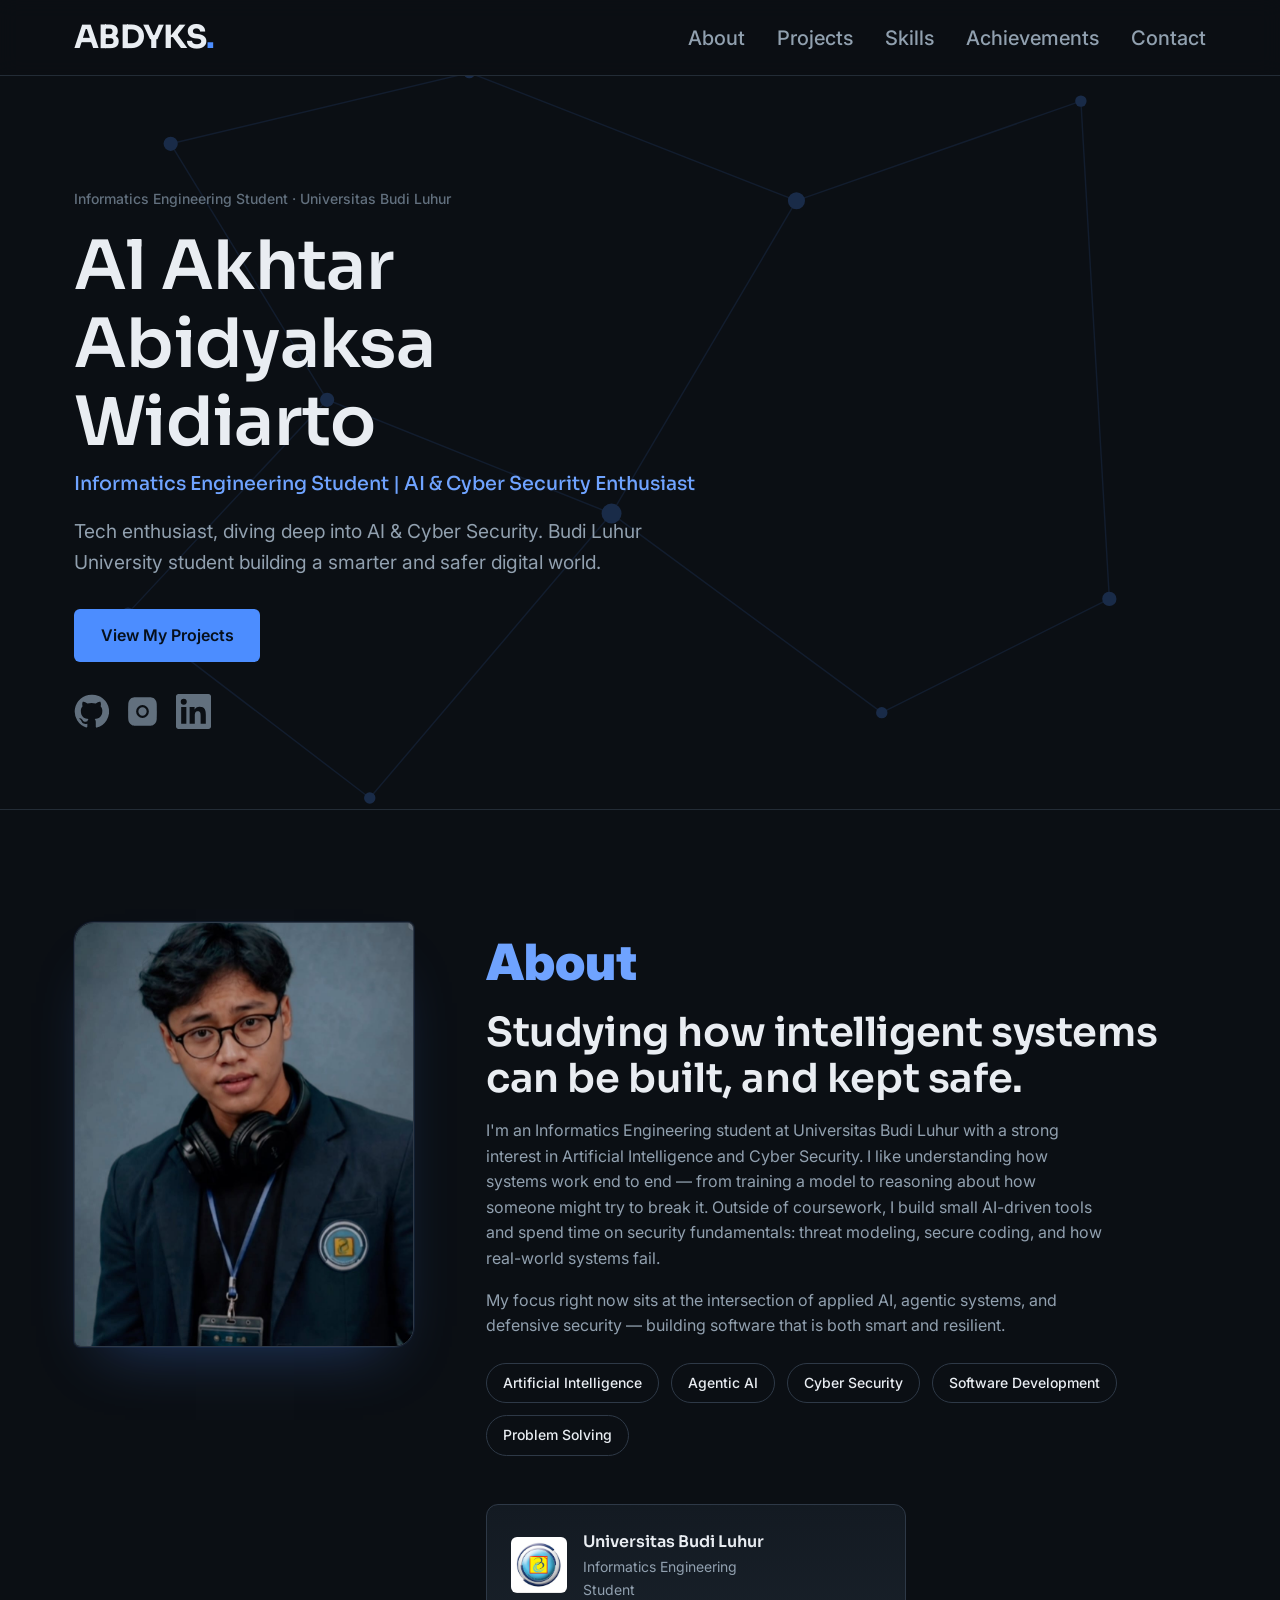
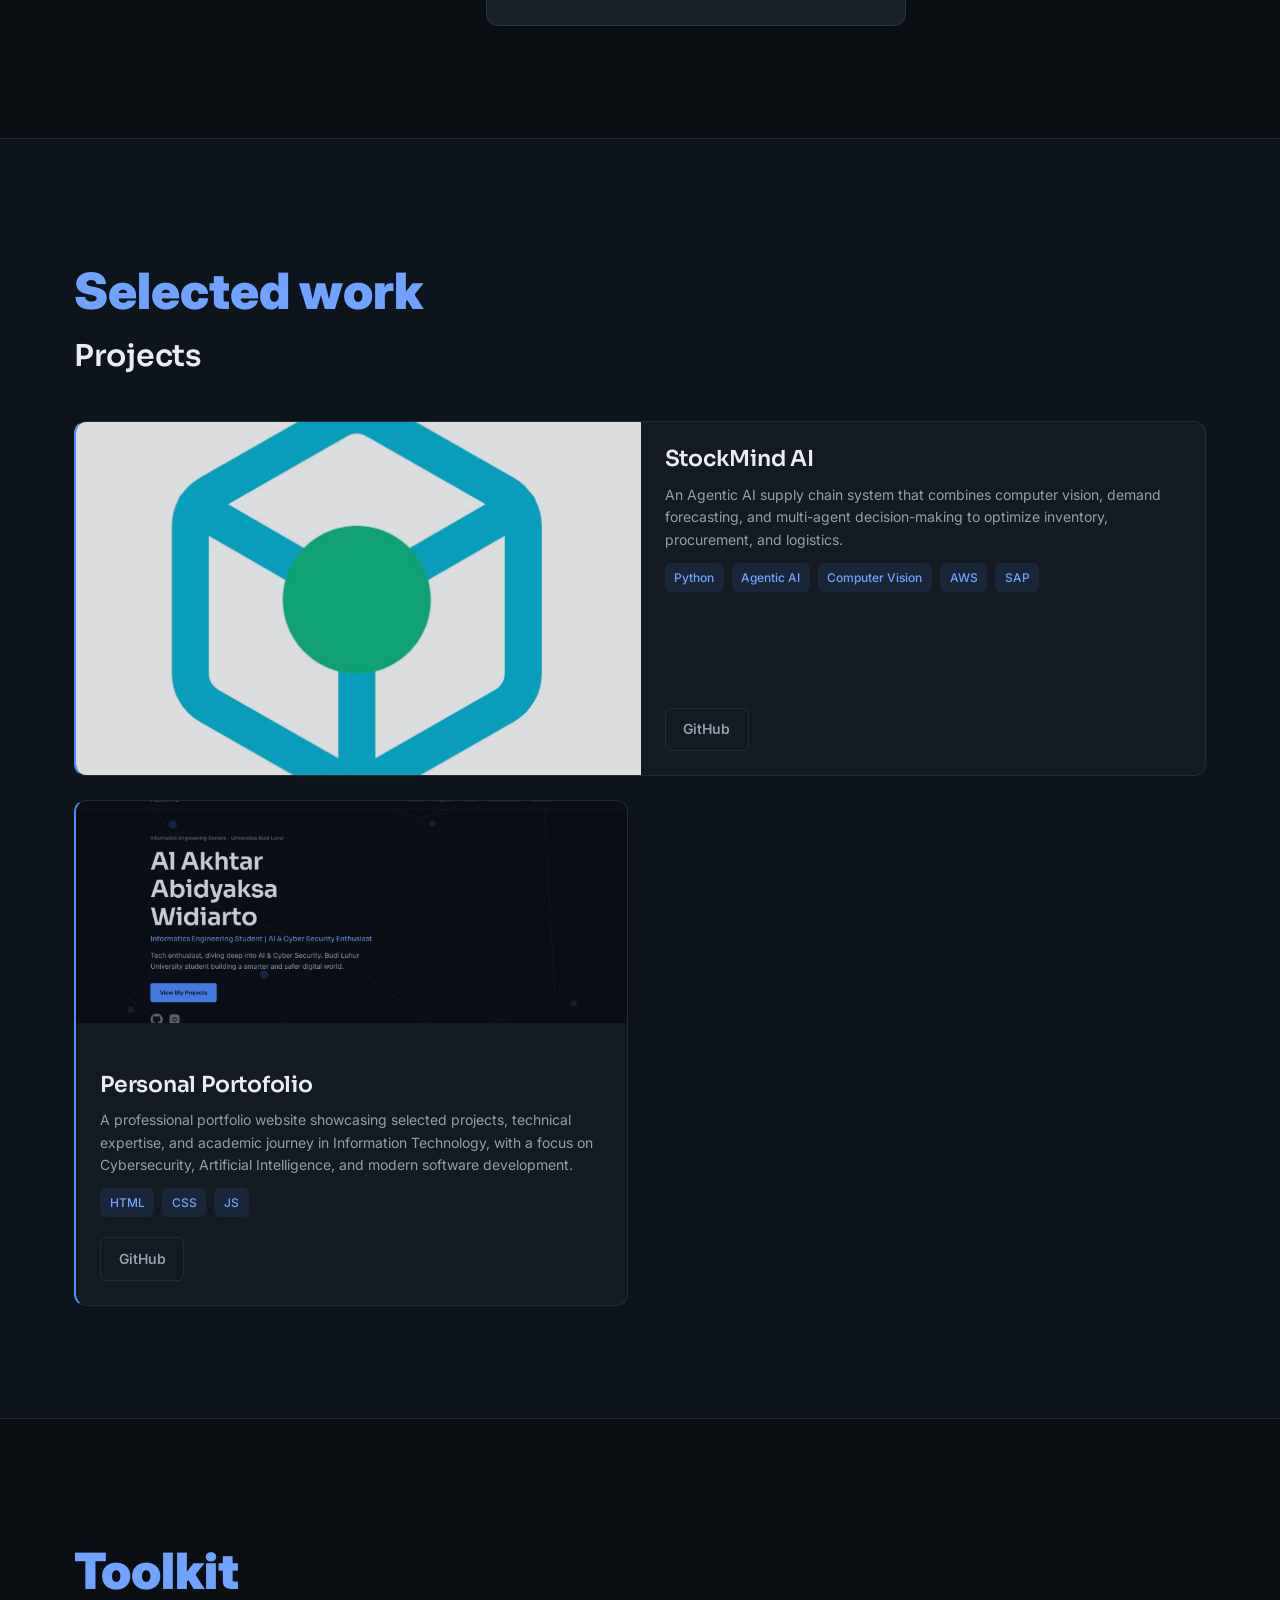
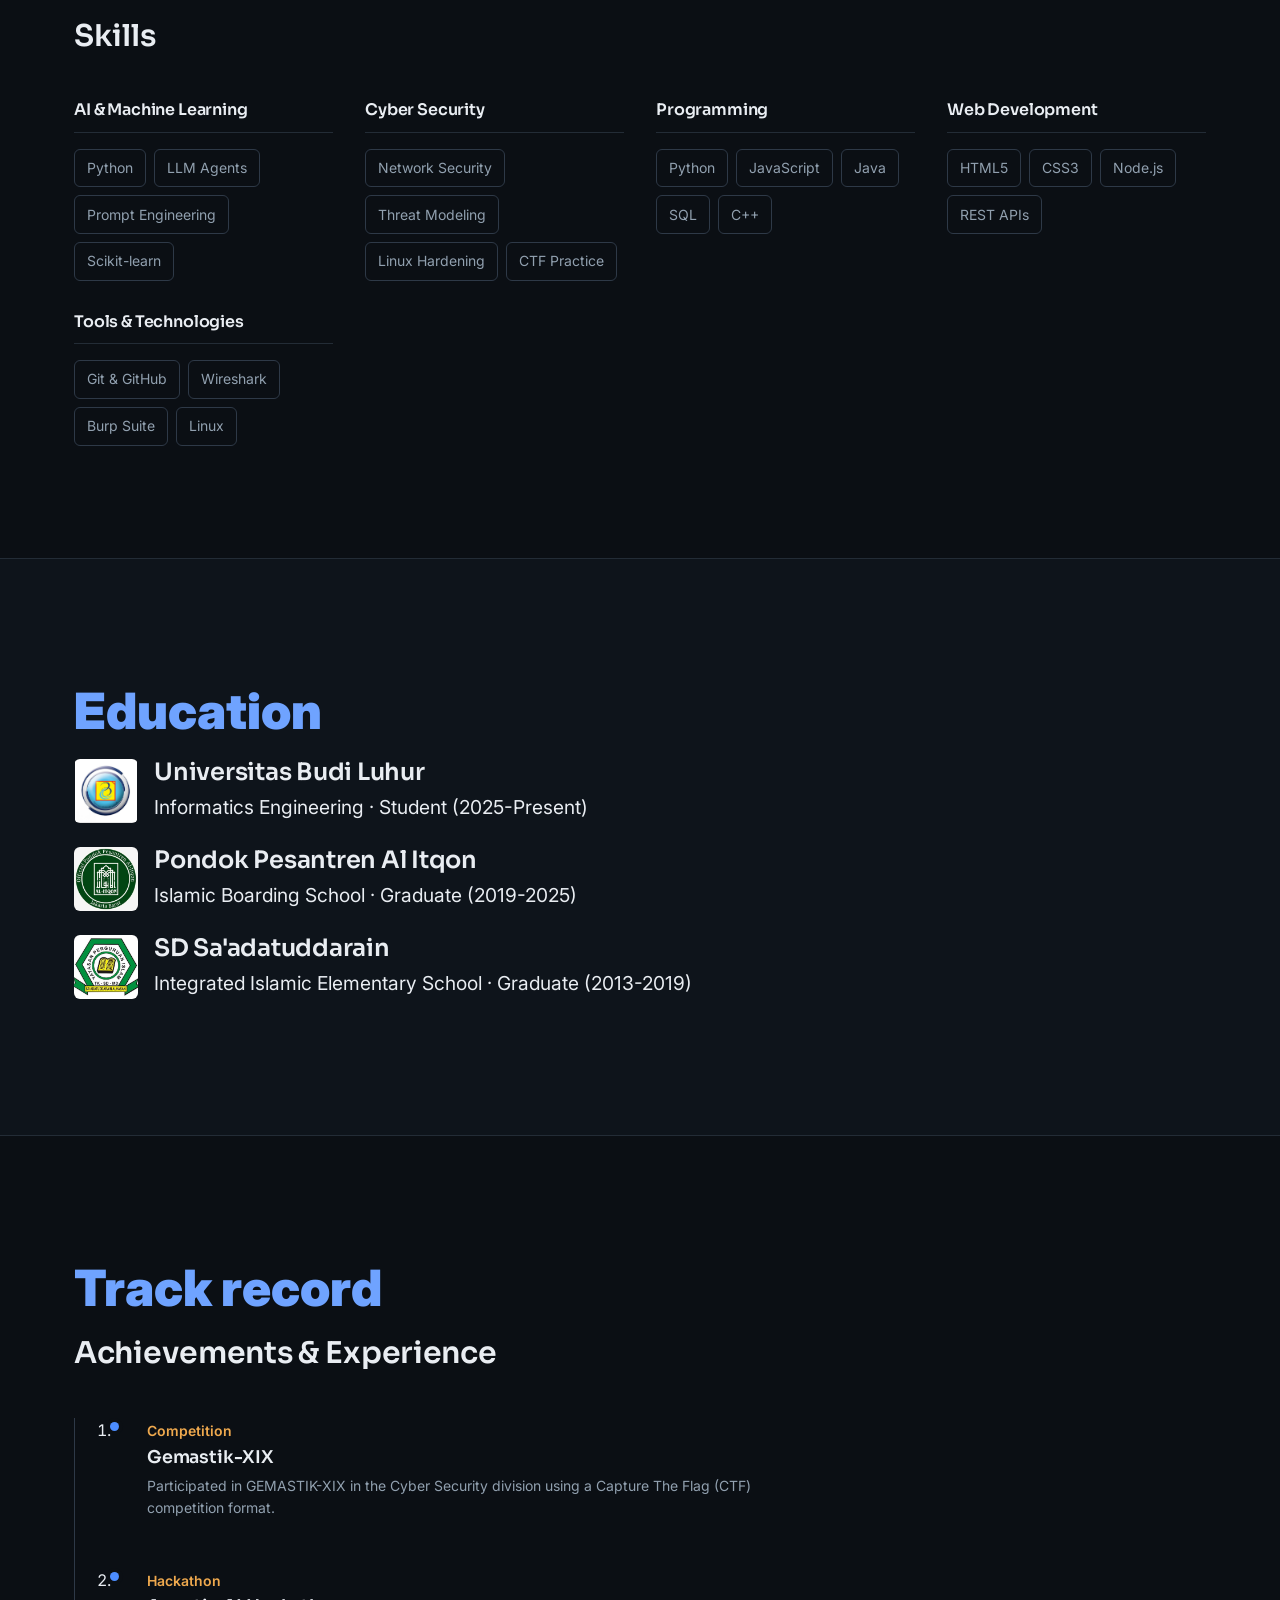
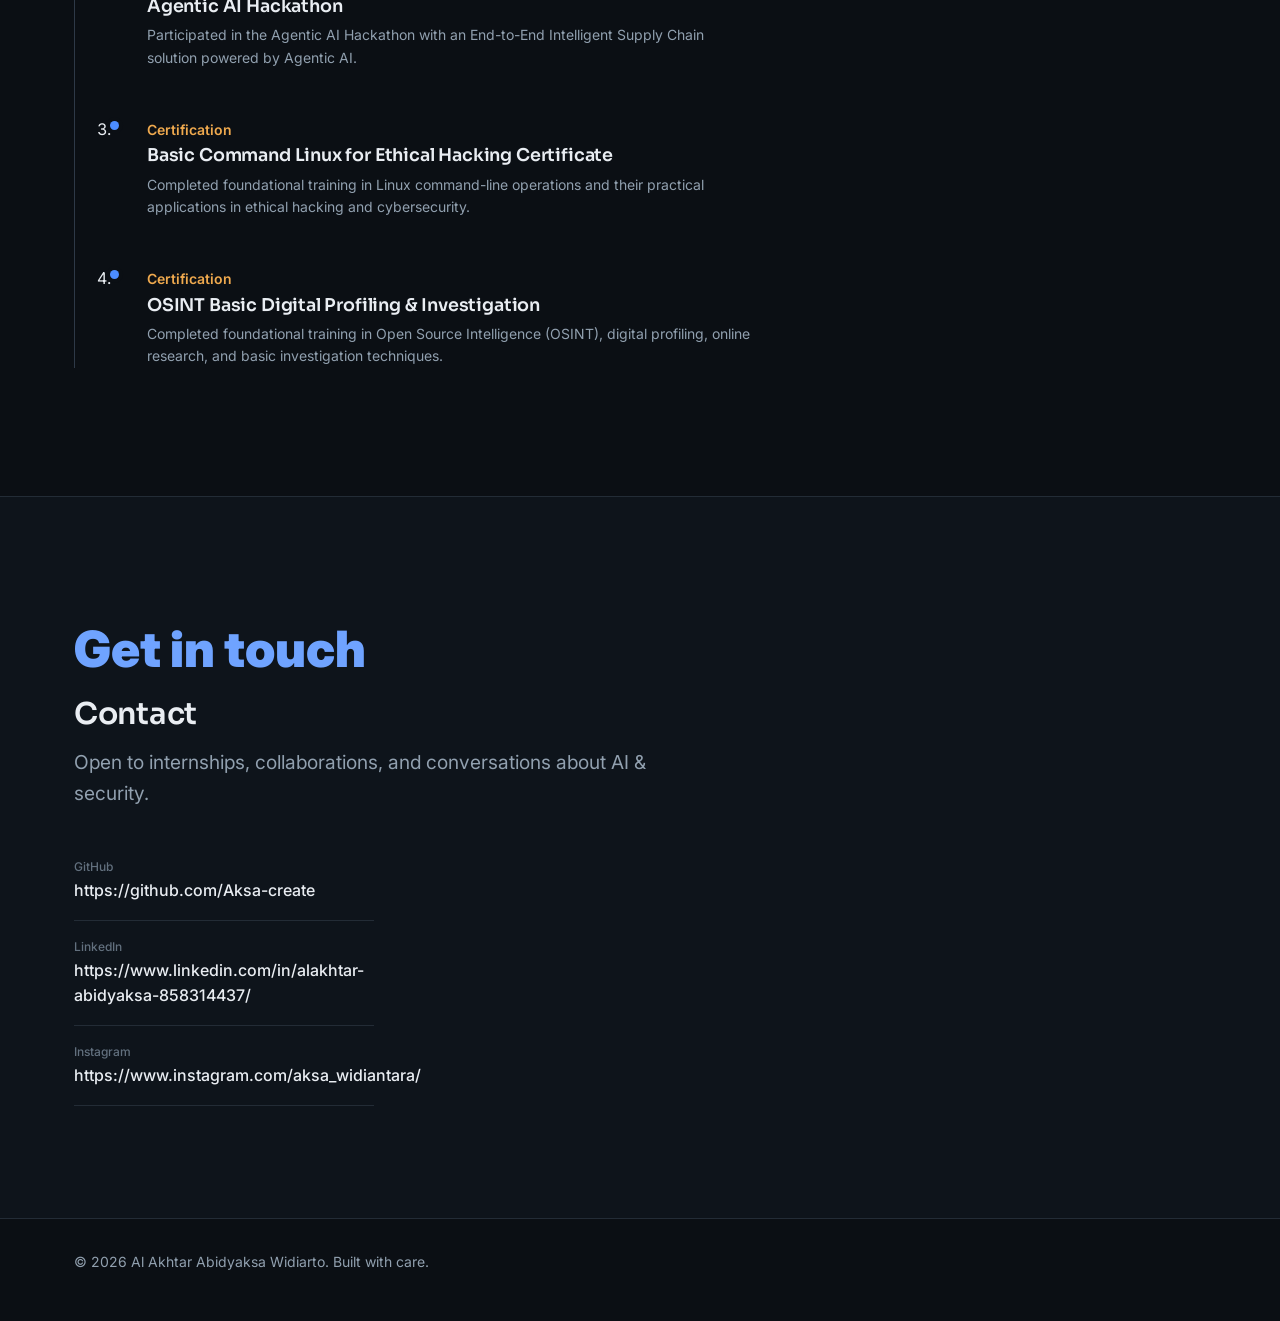
<file: portfolio/portfolio/index.html>
<!DOCTYPE html>
<html lang="en">

<head>
  <meta charset="UTF-8">
  <meta name="viewport" content="width=device-width, initial-scale=1.0">
  <title>Al Akhtar Abidyaksa Widiarto — Informatics Engineering Student | AI &amp; Cyber Security</title>
  <meta name="description"
    content="Portfolio of an Informatics Engineering student at Universitas Budi Luhur, focused on Artificial Intelligence and Cyber Security.">
  <meta name="color-scheme" content="dark">

  <!-- Fonts: fixed version via Google Fonts CSS API -->
  <link rel="preconnect" href="https://fonts.googleapis.com">
  <link rel="preconnect" href="https://fonts.gstatic.com" crossorigin>
  <link href="https://fonts.googleapis.com/css2?family=Sora:wght@400;600;700&family=Inter:wght@400;500;600&display=swap"
    rel="stylesheet">

  <link rel="stylesheet" href="css/style.css">
</head>

<body>

  <a class="skip-link" href="#main">Skip to content</a>

  <!-- ============ HEADER / NAV ============ -->
  <header class="site-header" id="top">
    <div class="container header-inner">
      <a href="#top" class="logo-mark" aria-label="Back to top">ABDYKS<span class="logo-dot">.</span></a>

      <nav class="site-nav" aria-label="Primary">
        <button class="nav-toggle" id="navToggle" aria-expanded="false" aria-controls="navMenu">
          <span class="nav-toggle-bar"></span>
          <span class="nav-toggle-bar"></span>
          <span class="nav-toggle-bar"></span>
          <span class="sr-only">Menu</span>
        </button>
        <ul class="nav-menu" id="navMenu">
          <li><a href="#about">About</a></li>
          <li><a href="#projects">Projects</a></li>
          <li><a href="#skills">Skills</a></li>
          <li><a href="#achievements">Achievements</a></li>
          <li><a href="#contact">Contact</a></li>
        </ul>
      </nav>
    </div>
  </header>

  <main id="main">

    <!-- ============ HERO ============ -->
    <section class="hero" id="hero">
      <div class="hero-field" aria-hidden="true">
        <svg class="hero-graph" viewBox="0 0 900 700" xmlns="http://www.w3.org/2000/svg"
          preserveAspectRatio="xMidYMid slice">
          <g class="hero-graph-lines" stroke="currentColor" stroke-width="1">
            <line x1="120" y1="140" x2="330" y2="90" />
            <line x1="330" y1="90" x2="560" y2="180" />
            <line x1="560" y1="180" x2="760" y2="110" />
            <line x1="120" y1="140" x2="230" y2="320" />
            <line x1="230" y1="320" x2="90" y2="470" />
            <line x1="230" y1="320" x2="430" y2="400" />
            <line x1="430" y1="400" x2="560" y2="180" />
            <line x1="430" y1="400" x2="620" y2="540" />
            <line x1="620" y1="540" x2="780" y2="460" />
            <line x1="780" y1="460" x2="760" y2="110" />
            <line x1="90" y1="470" x2="260" y2="600" />
            <line x1="260" y1="600" x2="430" y2="400" />
          </g>
          <g class="hero-graph-nodes" fill="currentColor">
            <circle cx="120" cy="140" r="5" />
            <circle cx="330" cy="90" r="4" />
            <circle cx="560" cy="180" r="6" />
            <circle cx="760" cy="110" r="4" />
            <circle cx="230" cy="320" r="5" />
            <circle cx="90" cy="470" r="4" />
            <circle cx="430" cy="400" r="7" />
            <circle cx="620" cy="540" r="4" />
            <circle cx="780" cy="460" r="5" />
            <circle cx="260" cy="600" r="4" />
          </g>
        </svg>
      </div>

      <div class="container hero-inner">
        <div class="hero-content">
          <p class="hero-eyebrow">Informatics Engineering Student · Universitas Budi Luhur</p>
          <h1 class="hero-name">Al Akhtar Abidyaksa Widiarto</h1>
          <p class="hero-role">Informatics Engineering Student | AI &amp; Cyber Security Enthusiast</p>
          <p class="hero-bio">
            Tech enthusiast, diving deep into AI &amp; Cyber Security. Budi Luhur University
            student building a smarter and safer digital world.
          </p>

          <div class="hero-actions">
            <a class="btn btn-primary" href="#projects">View My Projects</a>
          </div>

          <ul class="social-row" aria-label="Social media links">
            <li>
              <a href="https://github.com/Aksa-create" target="_blank" rel="noopener noreferrer"
                aria-label="GitHub profile">
                <svg viewBox="0 0 24 24" width="35" height="35" aria-hidden="true">
                  <path fill="currentColor"
                    d="M12 .5a11.5 11.5 0 0 0-3.64 22.41c.58.1.79-.25.79-.56v-2c-3.2.7-3.88-1.37-3.88-1.37-.53-1.34-1.29-1.7-1.29-1.7-1.05-.72.08-.7.08-.7 1.16.08 1.77 1.19 1.77 1.19 1.03 1.77 2.71 1.26 3.37.96.1-.75.4-1.26.73-1.55-2.56-.29-5.25-1.28-5.25-5.7 0-1.26.45-2.29 1.19-3.1-.12-.29-.52-1.46.11-3.05 0 0 .97-.31 3.18 1.18a11 11 0 0 1 5.8 0c2.2-1.49 3.17-1.18 3.17-1.18.64 1.6.24 2.76.12 3.05.74.81 1.18 1.84 1.18 3.1 0 4.43-2.7 5.4-5.27 5.69.41.36.78 1.06.78 2.14v3.17c0 .31.2.67.8.56A11.5 11.5 0 0 0 12 .5Z" />
                </svg>
              </a>
            </li>
            <li>
              <a href="https://www.instagram.com/aksa_widiantara//" target="_blank" rel="noopener noreferrer"
                aria-label="Instagram profile">
                <svg viewBox="0 0 24 24" width="35" height="35" aria-hidden="true">
                  <path fill="currentColor"
                    d="M12 2.16c3.2 0 3.58.01 4.85.07 1.17.05 1.8.25 2.23.41.56.22.96.48 1.38.9.42.42.68.82.9 1.38.16.42.36 1.06.41 2.23.06 1.27.07 1.65.07 4.85s-.01 3.58-.07 4.85c-.05 1.17-.25 1.8-.41 2.23a3.72 3.72 0 0 1-.9 1.38c-.42.42-.82.68-1.38.9-.42.16-1.06.36-2.23.41-1.27.06-1.65.07-4.85.07s-3.58-.01-4.85-.07c-1.17-.05-1.8-.25-2.23-.41a3.72 3.72 0 0 1-1.38-.9 3.72 3.72 0 0 1-.9-1.38c-.16-.42-.36-1.06-.41-2.23-.06-1.27-.07-1.65-.07-4.85s.01-3.58.07-4.85c.05-1.17.25-1.8.41-2.23.22-.56.48-.96.9-1.38.42-.42.82-.68 1.38-.9.42-.16 1.06-.36 2.23-.41C8.42 2.17 8.8 2.16 12 2.16Zm0 5.46a4.38 4.38 0 1 0 0 8.76 4.38 4.38 0 0 0 0-8.76Zm0 7.22a2.84 2.84 0 1 1 0-5.68 2.84 2.84 0 0 1 0 5.68Zm5.56-7.4a1.02 1.02 0 1 1-2.04 0 1.02 1.02 0 0 1 2.04 0Z" />
                </svg>
              </a>
            </li>
            <li>
              <a href="https://www.linkedin.com/in/alakhtar-abidyaksa-858314437/" target="_blank"
                rel="noopener noreferrer" aria-label="LinkedIn profile">
                <svg viewBox="0 0 24 24" width="35" height="35" aria-hidden="true">
                  <path fill="currentColor"
                    d="M20.45 20.45h-3.56v-5.58c0-1.33-.03-3.04-1.85-3.04-1.85 0-2.14 1.44-2.14 2.94v5.68H9.34V8.99h3.42v1.56h.05c.48-.9 1.64-1.85 3.37-1.85 3.6 0 4.27 2.37 4.27 5.46v6.29ZM5.32 7.43a2.06 2.06 0 1 1 0-4.12 2.06 2.06 0 0 1 0 4.12ZM7.1 20.45H3.54V8.99H7.1v11.46ZM22.23 0H1.77C.79 0 0 .77 0 1.73v20.54C0 23.23.79 24 1.77 24h20.46c.98 0 1.77-.77 1.77-1.73V1.73C24 .77 23.21 0 22.23 0Z" />
                </svg>
              </a>
            </li>

          </ul>
        </div>
      </div>
    </section>

    <!-- ============ ABOUT ============ -->
    <section class="about" id="about">
      <div class="container about-grid">

        <div class="about-photo-col">
          <div class="photo-frame">
            <img src="assets/images/abi-porto.jpeg" alt="Portrait of Your Name" loading="lazy" width="480" height="560">
          </div>
        </div>

        <div class="about-text-col">
          <p class="section-eyebrow">About</p>
          <h2 class="section-heading-about">Studying how intelligent systems can be built, and kept safe.</h2>
          <p class="about-paragraph">
            I'm an Informatics Engineering student at Universitas Budi Luhur with a strong
            interest in Artificial Intelligence and Cyber Security. I like understanding how
            systems work end to end — from training a model to reasoning about how someone
            might try to break it. Outside of coursework, I build small AI-driven tools and
            spend time on security fundamentals: threat modeling, secure coding, and how
            real-world systems fail.
          </p>
          <p class="about-paragraph">
            My focus right now sits at the intersection of applied AI, agentic systems, and
            defensive security — building software that is both smart and resilient.
          </p>

          <ul class="highlight-list">
            <li>Artificial Intelligence</li>
            <li>Agentic AI</li>
            <li>Cyber Security</li>
            <li>Software Development</li>
            <li>Problem Solving</li>
          </ul>

          <div class="university-card">
            <div class="university-card-logo">
              <img src="assets/images/Logo Budi Luhur.jpeg" alt="Universitas Budi Luhur official logo" width="56"
                height="56" loading="lazy">
            </div>
            <div class="university-card-text">
              <p class="university-card-name">Universitas Budi Luhur</p>
              <p class="university-card-meta">Informatics Engineering</p>
              <p class="university-card-meta">Student</p>
            </div>
          </div>
        </div>

      </div>
    </section>

    <!-- ============ PROJECTS ============ -->
    <section class="projects" id="projects">
      <div class="container">
        <p class="section-eyebrow">Selected work</p>
        <h2 class="section-heading">Projects</h2>

        <div class="project-grid">

          <article class="project-card project-card--featured">
            <div class="project-card-media">
              <img src="assets/images/logo_stockmind.jpeg" alt="" loading="lazy" width="640" height="400">
            </div>
            <div class="project-card-body">
              <h3 class="project-card-title">StockMind AI</h3>
              <p class="project-card-desc">
                An Agentic AI supply chain system that combines computer vision, demand forecasting, and multi-agent
                decision-making to optimize inventory, procurement, and logistics.
              </p>
              <ul class="tech-stack" aria-label="Technology stack">
                <li>Python</li>
                <li>Agentic AI</li>
                <li>Computer Vision</li>
                <li>AWS</li>
                <li>SAP</li>
              </ul>
              <div class="project-card-actions">
                <a class="btn btn-ghost" href="https://github.com/Aksa-create/Agentic_AI_Supply_Chain-StockMind_AI"
                  target="_blank" rel="noopener noreferrer">GitHub</a>
              </div>
            </div>
          </article>

          <article class="project-card">
            <div class="project-card-media-porto">
              <img src="assets/images/dasboard-porto.jpeg" alt="" loading="lazy" width="640" height="400">
            </div>
            <div class="project-card-body">
              <h3 class="project-card-title">Personal Portofolio</h3>
              <p class="project-card-desc">
                A professional portfolio website showcasing selected projects, technical expertise, and academic journey
                in Information Technology, with a focus on Cybersecurity, Artificial Intelligence, and modern software
                development.
              </p>
              <ul class="tech-stack" aria-label="Technology stack">
                <li>HTML</li>
                <li>CSS</li>
                <li>JS</li>
              </ul>
              <div class="project-card-actions">
                <a class="btn btn-ghost" href="https://github.com/Aksa-create/Portofolio_Akhtar" target="_blank"
                  rel="noopener noreferrer">GitHub</a>
              </div>
            </div>
          </article>
        </div>
      </div>
    </section>

    <!-- ============ SKILLS ============ -->
    <section class="skills" id="skills">
      <div class="container">
        <p class="section-eyebrow">Toolkit</p>
        <h2 class="section-heading">Skills</h2>

        <div class="skills-grid">

          <div class="skill-group">
            <h3 class="skill-group-title">AI &amp; Machine Learning</h3>
            <ul class="badge-list">
              <li class="badge">Python</li>
              <li class="badge">LLM Agents</li>
              <li class="badge">Prompt Engineering</li>
              <li class="badge">Scikit-learn</li>
            </ul>
          </div>

          <div class="skill-group">
            <h3 class="skill-group-title">Cyber Security</h3>
            <ul class="badge-list">
              <li class="badge">Network Security</li>
              <li class="badge">Threat Modeling</li>
              <li class="badge">Linux Hardening</li>
              <li class="badge">CTF Practice</li>
            </ul>
          </div>

          <div class="skill-group">
            <h3 class="skill-group-title">Programming</h3>
            <ul class="badge-list">
              <li class="badge">Python</li>
              <li class="badge">JavaScript</li>
              <li class="badge">Java</li>
              <li class="badge">SQL</li>
              <li class="badge">C++</li>
            </ul>
          </div>

          <div class="skill-group">
            <h3 class="skill-group-title">Web Development</h3>
            <ul class="badge-list">
              <li class="badge">HTML5</li>
              <li class="badge">CSS3</li>
              <li class="badge">Node.js</li>
              <li class="badge">REST APIs</li>
            </ul>
          </div>

          <div class="skill-group">
            <h3 class="skill-group-title">Tools &amp; Technologies</h3>
            <ul class="badge-list">
              <li class="badge">Git &amp; GitHub</li>
              <li class="badge">Wireshark</li>
              <li class="badge">Burp Suite</li>
              <li class="badge">Linux</li>
            </ul>
          </div>

        </div>
      </div>
    </section>

    <!-- ============ EDUCATION ============ -->
    <section class="education" id="education">
      <div class="container education-inner">
        <p class="section-eyebrow">Education</p>
        <!-- Universitas Budi Luhur -->
        <div class="education-header">
          <img class="education-logo" src="assets/images/Logo Budi Luhur.jpeg"
            alt="Universitas Budi Luhur official logo" width="64" height="64" loading="lazy">
          <div class="education-header-text">
            <a class="education-link" href="https://www.instagram.com/kampusbudiluhur/" target="_blank"
              rel="noopener noreferrer">
              <h2 class="section-heading">Universitas Budi Luhur</h2>
            </a>
            <p class="education-detail">Informatics Engineering &middot; Student (2025-Present)
            </p>
          </div>
        </div>
        <!-- PonPes Al Itqon -->
        <div class="education-header">
          <img class="education-logo" src="assets/images/logo_al-itqon.jpg"
            alt="Pondok Pesantren Al Itqon official logo" width="64" height="64" loading="lazy">
          <div class="education-header-text">
            <a class="education-link" href="https://www.instagram.com/ponpes_alitqon/" target="_blank"
              rel="noopener noreferrer">
              <h2 class="section-heading">Pondok Pesantren Al Itqon</h2>
            </a>
            <p class="education-detail">Islamic Boarding School &middot; Graduate (2019-2025)</p>
          </div>
        </div>
        <!-- Sd Sa'adatuddarain -->
        <div class="education-header">
          <img class="education-logo" src="assets/images/logo-saadat.jpg" alt="SD Sa'adatuddarain official logo"
            width="64" height="64" loading="lazy">
          <div class="education-header-text">
            <a class="education-link" href="https://www.instagram.com/sd_saadatuddarain_tambora/" target="_blank"
              rel="noopener noreferrer">
              <h2 class="section-heading">SD Sa'adatuddarain</h2>
            </a>
            <p class="education-detail"> Integrated Islamic Elementary School &middot; Graduate (2013-2019)</p>
          </div>
        </div>
      </div>
    </section>

    <!-- ============ ACHIEVEMENTS / EXPERIENCE ============ -->
    <section class="achievements" id="achievements">
      <div class="container">
        <p class="section-eyebrow">Track record</p>
        <h2 class="section-heading">Achievements &amp; Experience</h2>

        <ol class="timeline">
          <li class="timeline-item">
            <div class="timeline-marker" aria-hidden="true"></div>
            <div class="timeline-content">
              <p class="timeline-kicker">Competition</p>
              <h3 class="timeline-title">Gemastik-XIX</h3>
              <p class="timeline-desc"> Participated in GEMASTIK-XIX in the Cyber Security division using a Capture The
                Flag (CTF) competition format.
              </p>
            </div>
          </li>
          <li class="timeline-item">
            <div class="timeline-marker" aria-hidden="true"></div>
            <div class="timeline-content">
              <p class="timeline-kicker">Hackathon</p>
              <h3 class="timeline-title">Agentic AI Hackathon</h3>
              <p class="timeline-desc">Participated in the Agentic AI Hackathon with an End-to-End Intelligent Supply
                Chain solution powered by Agentic AI.</p>
            </div>
          </li>
          <li class="timeline-item">
            <div class="timeline-marker" aria-hidden="true"></div>
            <div class="timeline-content">
              <p class="timeline-kicker">Certification</p>
              <h3 class="timeline-title">Basic Command Linux for Ethical Hacking Certificate</h3>
              <p class="timeline-desc">Completed foundational training in Linux command-line operations and their
                practical applications in ethical hacking and cybersecurity.</p>
            </div>
          </li>
          <li class="timeline-item">
            <div class="timeline-marker" aria-hidden="true"></div>
            <div class="timeline-content">
              <p class="timeline-kicker">Certification</p>
              <h3 class="timeline-title">OSINT Basic Digital Profiling & Investigation</h3>
              <p class="timeline-desc">Completed foundational training in Open Source Intelligence (OSINT), digital
                profiling, online research, and basic investigation techniques.</p>
            </div>
          </li>
        </ol>
      </div>
    </section>

    <!-- ============ CONTACT ============ -->
    <section class="contact" id="contact">
      <div class="container contact-inner">
        <p class="section-eyebrow">Get in touch</p>
        <h2 class="section-heading">Contact</h2>
        <p class="contact-lead">
          Open to internships, collaborations, and conversations about AI &amp; security.
        </p>

        <div class="contact-grid">
          <ul class="contact-links">
            <li>
              <span class="contact-label">GitHub</span>
              <a href="https://github.com/" target="_blank" rel="noopener noreferrer">https://github.com/Aksa-create</a>
            </li>
            <li>
              <span class="contact-label">LinkedIn</span>
              <a href="https://linkedin.com/" target="_blank"
                rel="noopener noreferrer">https://www.linkedin.com/in/alakhtar-abidyaksa-858314437/</a>
            </li>
            <li>
              <span class="contact-label">Instagram</span>
              <a href="https://instagram.com/" target="_blank"
                rel="noopener noreferrer">https://www.instagram.com/aksa_widiantara/</a>
            </li>
          </ul>
  </main>

  <footer class="site-footer">
    <div class="container footer-inner">
      <p>&copy; <span id="year"></span> Al Akhtar Abidyaksa Widiarto. Built with care.</p>
    </div>
  </footer>

  <script src="js/script.js" defer></script>
</body>

</html>
</file>
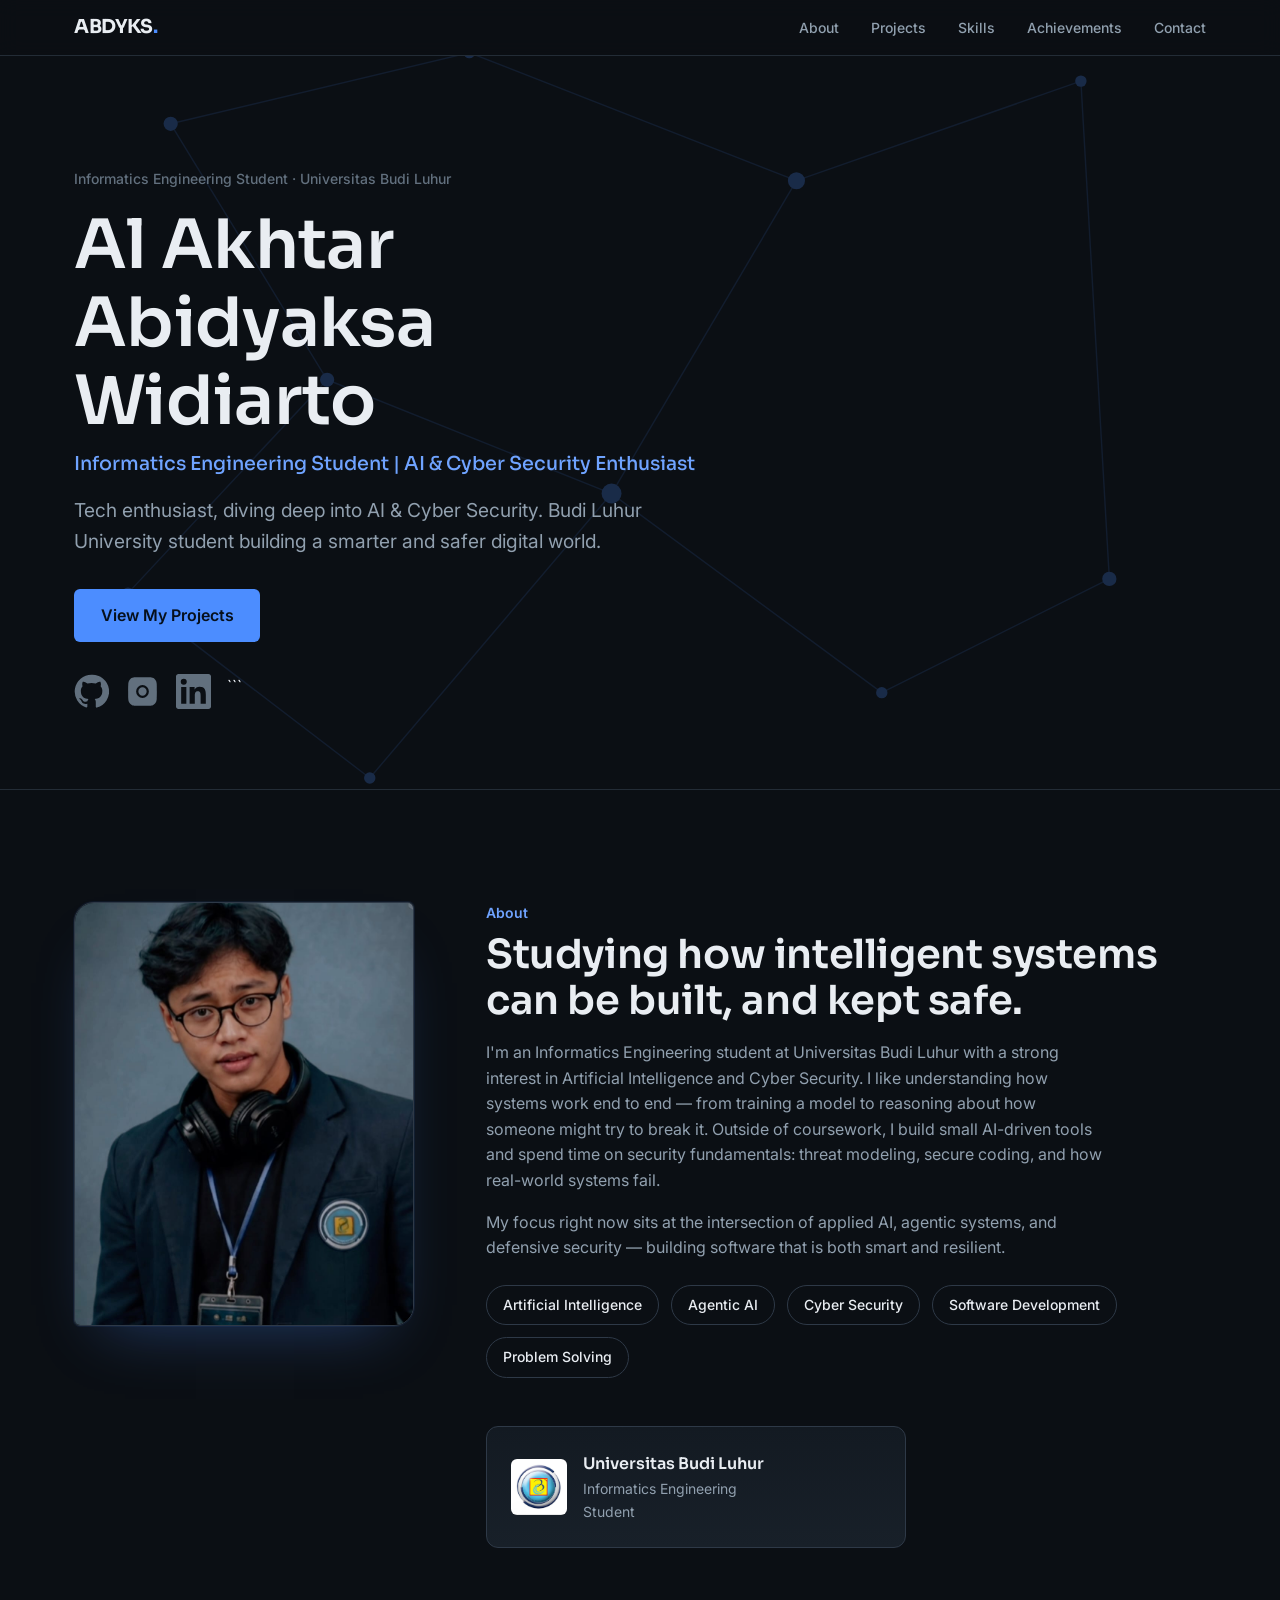
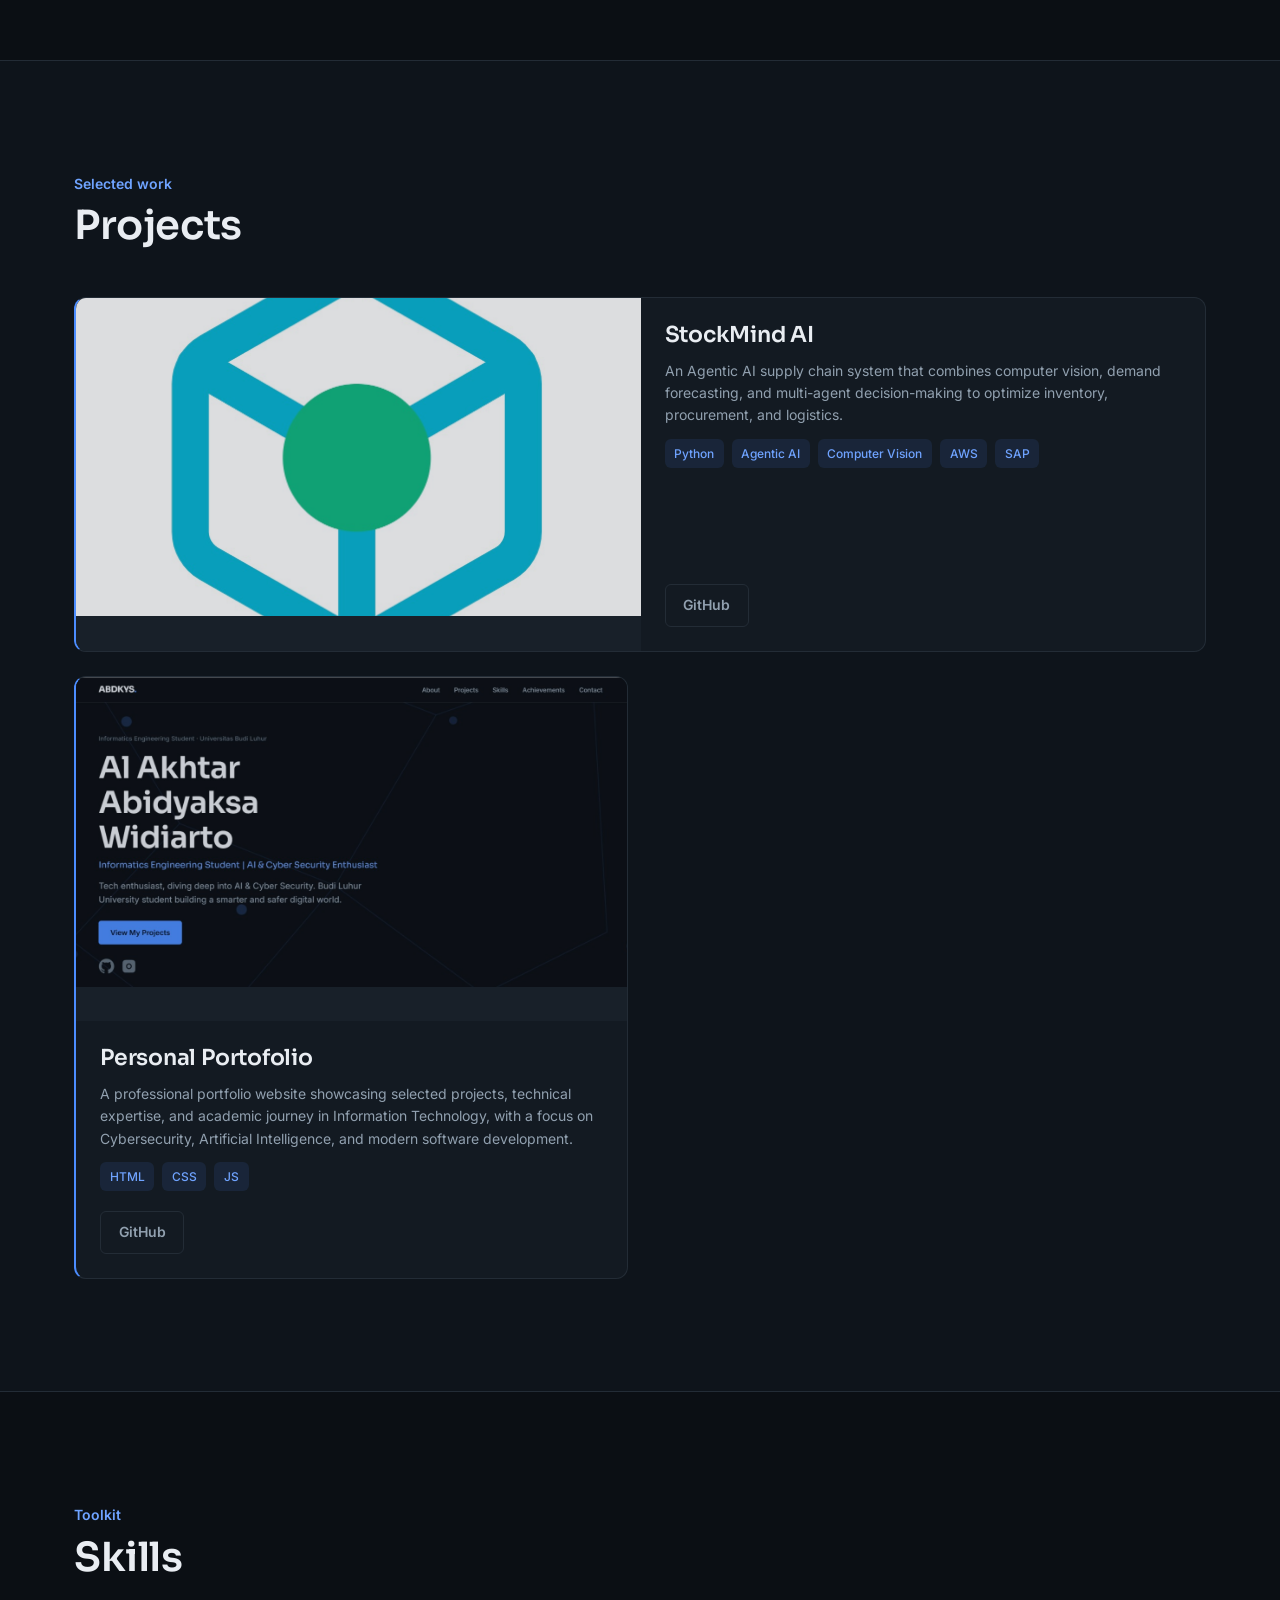
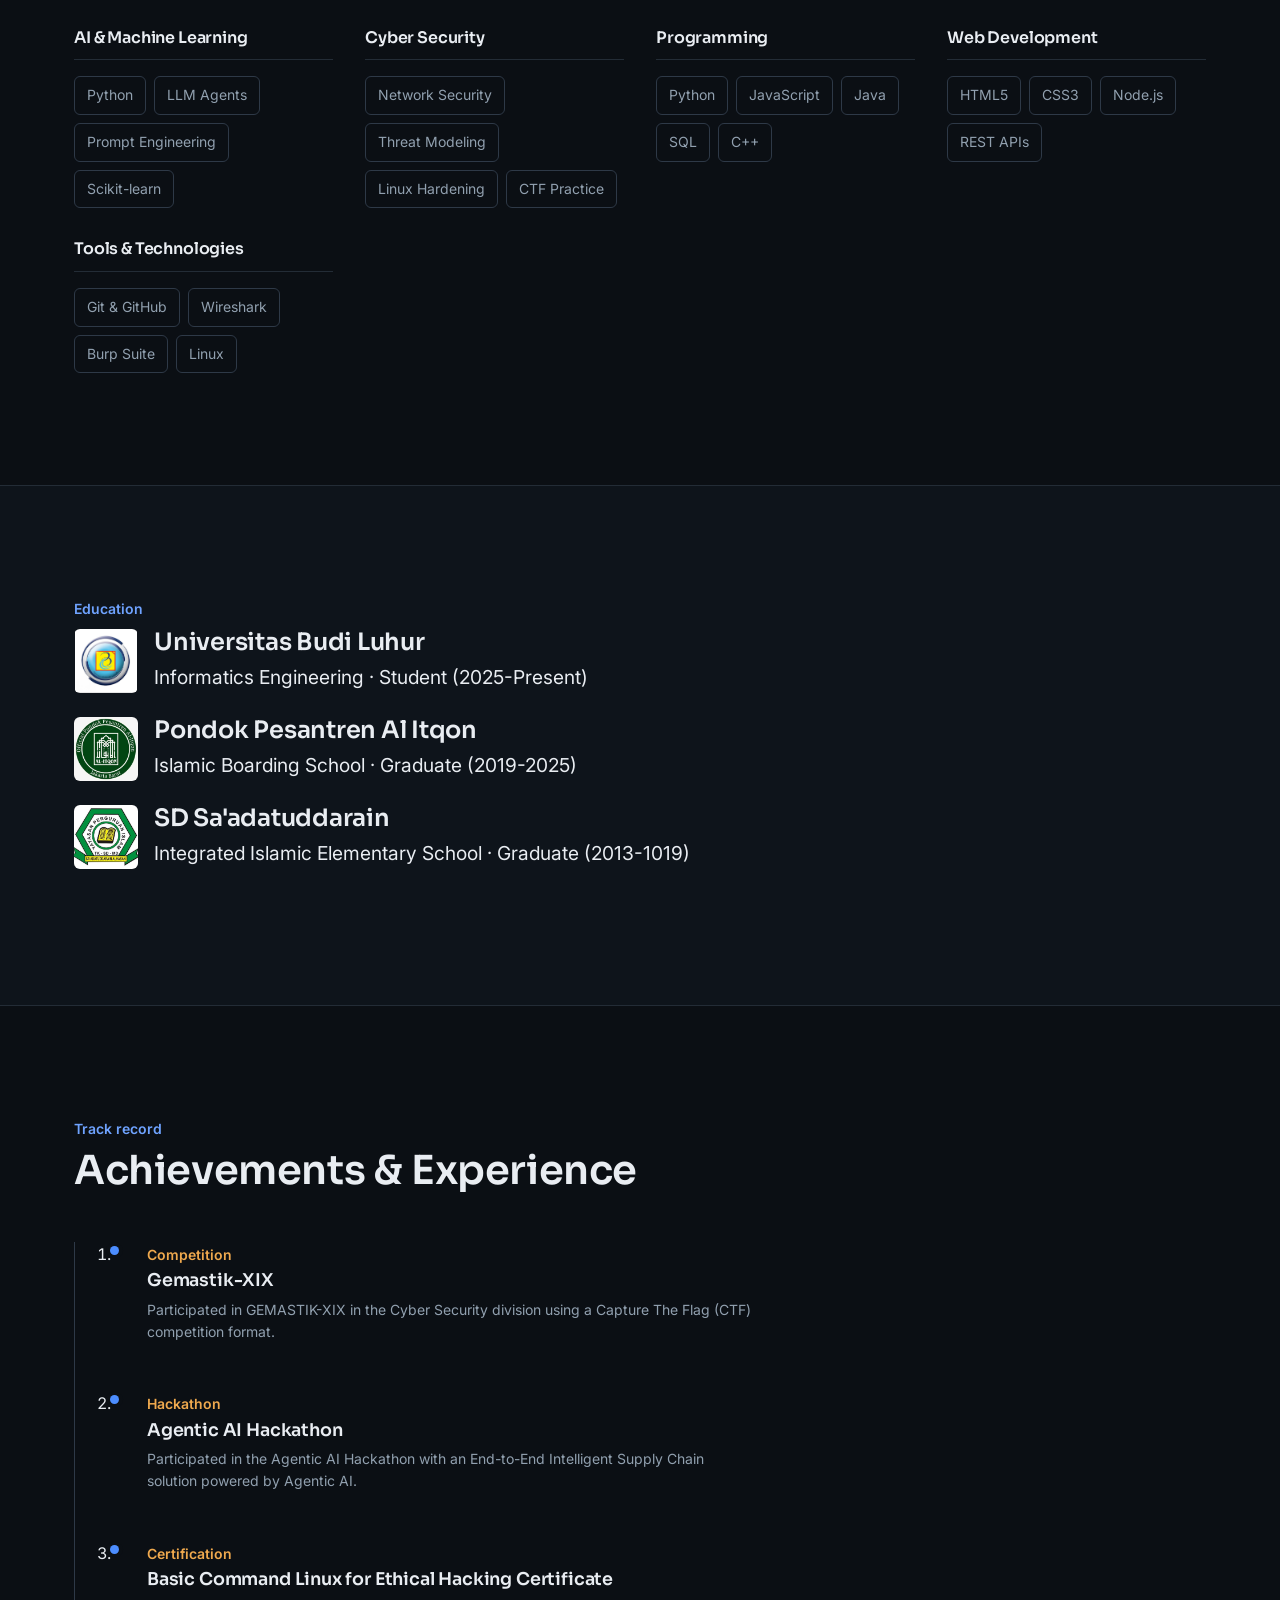
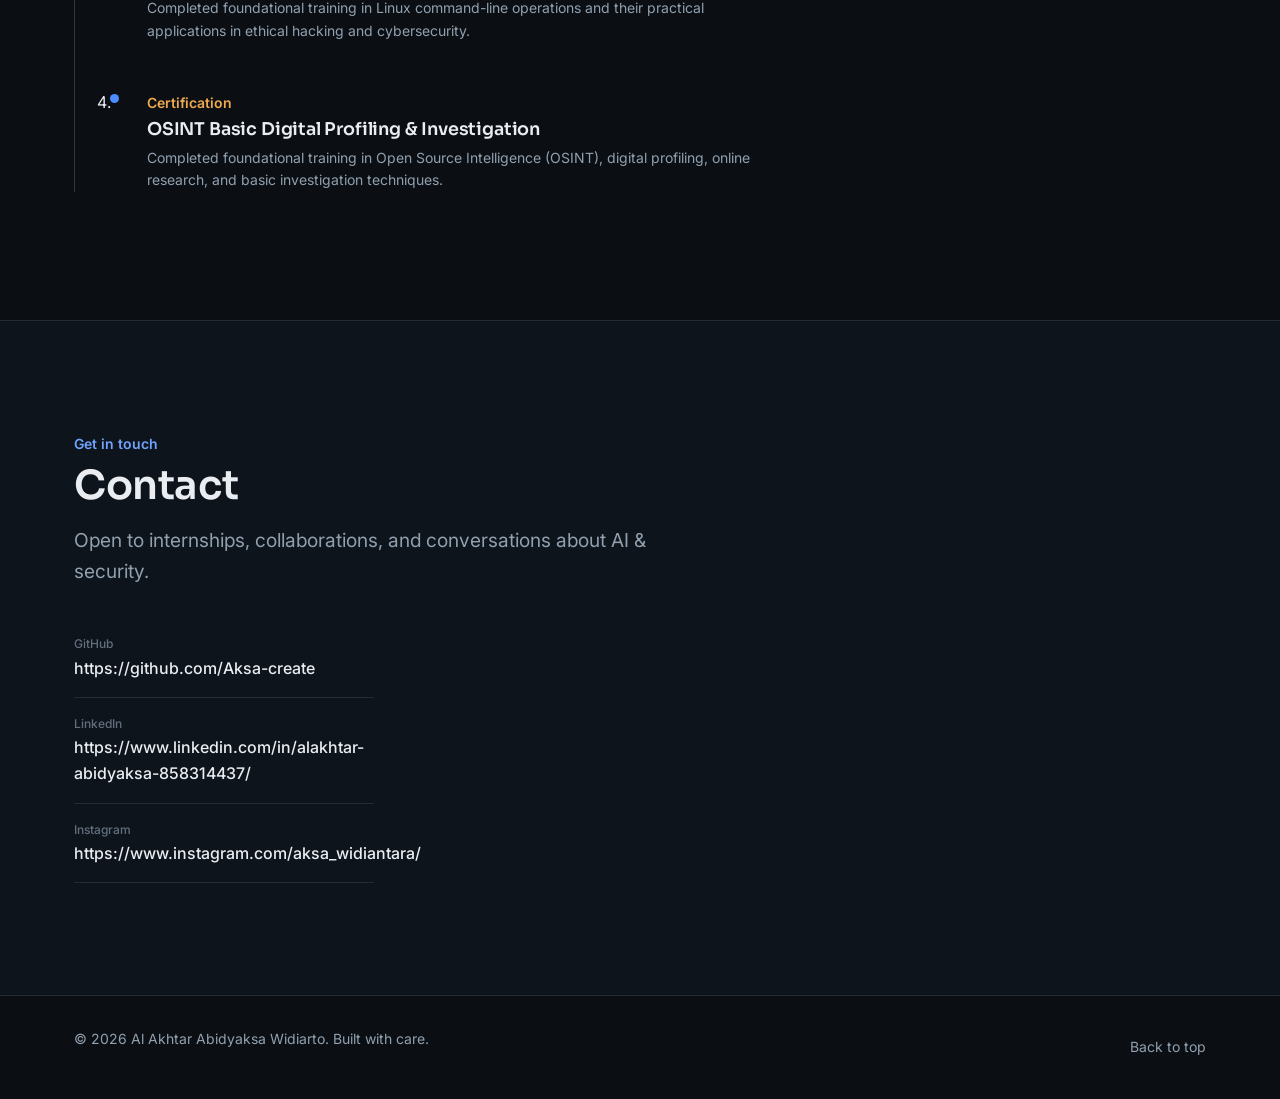
<file: portfolio/portfolio/index_claude.html>
<!DOCTYPE html>
<html lang="en">

<head>
  <meta charset="UTF-8">
  <meta name="viewport" content="width=device-width, initial-scale=1.0">
  <title>Al Akhtar Abidyaksa Widiarto — Informatics Engineering Student | AI &amp; Cyber Security</title>
  <meta name="description"
    content="Portfolio of an Informatics Engineering student at Universitas Budi Luhur, focused on Artificial Intelligence and Cyber Security.">
  <meta name="color-scheme" content="dark">

  <!-- Fonts: fixed version via Google Fonts CSS API -->
  <link rel="preconnect" href="https://fonts.googleapis.com">
  <link rel="preconnect" href="https://fonts.gstatic.com" crossorigin>
  <link href="https://fonts.googleapis.com/css2?family=Sora:wght@400;600;700&family=Inter:wght@400;500;600&display=swap"
    rel="stylesheet">

  <link rel="stylesheet" href="css/style_claude.css">
</head>

<body>

  <a class="skip-link" href="#main">Skip to content</a>

  <!-- ============ HEADER / NAV ============ -->
  <header class="site-header" id="top">
    <div class="container header-inner">
      <a href="#top" class="logo-mark" aria-label="Back to top">ABDYKS<span class="logo-dot">.</span></a>

      <nav class="site-nav" aria-label="Primary">
        <button class="nav-toggle" id="navToggle" aria-expanded="false" aria-controls="navMenu">
          <span class="nav-toggle-bar"></span>
          <span class="nav-toggle-bar"></span>
          <span class="nav-toggle-bar"></span>
          <span class="sr-only">Menu</span>
        </button>
        <ul class="nav-menu" id="navMenu">
          <li><a href="#about">About</a></li>
          <li><a href="#projects">Projects</a></li>
          <li><a href="#skills">Skills</a></li>
          <li><a href="#achievements">Achievements</a></li>
          <li><a href="#contact">Contact</a></li>
        </ul>
      </nav>
    </div>
  </header>

  <main id="main">

    <!-- ============ HERO ============ -->
    <section class="hero" id="hero">
      <div class="hero-field" aria-hidden="true">
        <svg class="hero-graph" viewBox="0 0 900 700" xmlns="http://www.w3.org/2000/svg"
          preserveAspectRatio="xMidYMid slice">
          <g class="hero-graph-lines" stroke="currentColor" stroke-width="1">
            <line x1="120" y1="140" x2="330" y2="90" />
            <line x1="330" y1="90" x2="560" y2="180" />
            <line x1="560" y1="180" x2="760" y2="110" />
            <line x1="120" y1="140" x2="230" y2="320" />
            <line x1="230" y1="320" x2="90" y2="470" />
            <line x1="230" y1="320" x2="430" y2="400" />
            <line x1="430" y1="400" x2="560" y2="180" />
            <line x1="430" y1="400" x2="620" y2="540" />
            <line x1="620" y1="540" x2="780" y2="460" />
            <line x1="780" y1="460" x2="760" y2="110" />
            <line x1="90" y1="470" x2="260" y2="600" />
            <line x1="260" y1="600" x2="430" y2="400" />
          </g>
          <g class="hero-graph-nodes" fill="currentColor">
            <circle cx="120" cy="140" r="5" />
            <circle cx="330" cy="90" r="4" />
            <circle cx="560" cy="180" r="6" />
            <circle cx="760" cy="110" r="4" />
            <circle cx="230" cy="320" r="5" />
            <circle cx="90" cy="470" r="4" />
            <circle cx="430" cy="400" r="7" />
            <circle cx="620" cy="540" r="4" />
            <circle cx="780" cy="460" r="5" />
            <circle cx="260" cy="600" r="4" />
          </g>
        </svg>
      </div>

      <div class="container hero-inner">
        <div class="hero-content">
          <p class="hero-eyebrow">Informatics Engineering Student · Universitas Budi Luhur</p>
          <h1 class="hero-name">Al Akhtar Abidyaksa Widiarto</h1>
          <p class="hero-role">Informatics Engineering Student | AI &amp; Cyber Security Enthusiast</p>
          <p class="hero-bio">
            Tech enthusiast, diving deep into AI &amp; Cyber Security. Budi Luhur University
            student building a smarter and safer digital world.
          </p>

          <div class="hero-actions">
            <a class="btn btn-primary" href="#projects">View My Projects</a>
          </div>

          <ul class="social-row" aria-label="Social media links">
            <li>
              <a href="https://github.com/Aksa-create" target="_blank" rel="noopener noreferrer"
                aria-label="GitHub profile">
                <svg viewBox="0 0 24 24" width="35" height="35" aria-hidden="true">
                  <path fill="currentColor"
                    d="M12 .5a11.5 11.5 0 0 0-3.64 22.41c.58.1.79-.25.79-.56v-2c-3.2.7-3.88-1.37-3.88-1.37-.53-1.34-1.29-1.7-1.29-1.7-1.05-.72.08-.7.08-.7 1.16.08 1.77 1.19 1.77 1.19 1.03 1.77 2.71 1.26 3.37.96.1-.75.4-1.26.73-1.55-2.56-.29-5.25-1.28-5.25-5.7 0-1.26.45-2.29 1.19-3.1-.12-.29-.52-1.46.11-3.05 0 0 .97-.31 3.18 1.18a11 11 0 0 1 5.8 0c2.2-1.49 3.17-1.18 3.17-1.18.64 1.6.24 2.76.12 3.05.74.81 1.18 1.84 1.18 3.1 0 4.43-2.7 5.4-5.27 5.69.41.36.78 1.06.78 2.14v3.17c0 .31.2.67.8.56A11.5 11.5 0 0 0 12 .5Z" />
                </svg>
              </a>
            </li>
            <li>
              <a href="https://www.instagram.com/aksa_widiantara//" target="_blank" rel="noopener noreferrer"
                aria-label="Instagram profile">
                <svg viewBox="0 0 24 24" width="35" height="35" aria-hidden="true">
                  <path fill="currentColor"
                    d="M12 2.16c3.2 0 3.58.01 4.85.07 1.17.05 1.8.25 2.23.41.56.22.96.48 1.38.9.42.42.68.82.9 1.38.16.42.36 1.06.41 2.23.06 1.27.07 1.65.07 4.85s-.01 3.58-.07 4.85c-.05 1.17-.25 1.8-.41 2.23a3.72 3.72 0 0 1-.9 1.38c-.42.42-.82.68-1.38.9-.42.16-1.06.36-2.23.41-1.27.06-1.65.07-4.85.07s-3.58-.01-4.85-.07c-1.17-.05-1.8-.25-2.23-.41a3.72 3.72 0 0 1-1.38-.9 3.72 3.72 0 0 1-.9-1.38c-.16-.42-.36-1.06-.41-2.23-.06-1.27-.07-1.65-.07-4.85s.01-3.58.07-4.85c.05-1.17.25-1.8.41-2.23.22-.56.48-.96.9-1.38.42-.42.82-.68 1.38-.9.42-.16 1.06-.36 2.23-.41C8.42 2.17 8.8 2.16 12 2.16Zm0 5.46a4.38 4.38 0 1 0 0 8.76 4.38 4.38 0 0 0 0-8.76Zm0 7.22a2.84 2.84 0 1 1 0-5.68 2.84 2.84 0 0 1 0 5.68Zm5.56-7.4a1.02 1.02 0 1 1-2.04 0 1.02 1.02 0 0 1 2.04 0Z" />
                </svg>
              </a>
            </li>
            <li>
              <a href="https://www.linkedin.com/in/alakhtar-abidyaksa-858314437/" target="_blank"
                rel="noopener noreferrer" aria-label="LinkedIn profile">
                <svg viewBox="0 0 24 24" width="35" height="35" aria-hidden="true">
                  <path fill="currentColor"
                    d="M20.45 20.45h-3.56v-5.58c0-1.33-.03-3.04-1.85-3.04-1.85 0-2.14 1.44-2.14 2.94v5.68H9.34V8.99h3.42v1.56h.05c.48-.9 1.64-1.85 3.37-1.85 3.6 0 4.27 2.37 4.27 5.46v6.29ZM5.32 7.43a2.06 2.06 0 1 1 0-4.12 2.06 2.06 0 0 1 0 4.12ZM7.1 20.45H3.54V8.99H7.1v11.46ZM22.23 0H1.77C.79 0 0 .77 0 1.73v20.54C0 23.23.79 24 1.77 24h20.46c.98 0 1.77-.77 1.77-1.73V1.73C24 .77 23.21 0 22.23 0Z" />
                </svg>
              </a>
            </li>
            ```

          </ul>
        </div>
      </div>
    </section>

    <!-- ============ ABOUT ============ -->
    <section class="about" id="about">
      <div class="container about-grid">

        <div class="about-photo-col">
          <div class="photo-frame">
            <img src="assets/images/abi-porto.jpeg" alt="Portrait of Your Name" loading="lazy" width="480" height="560">
          </div>
        </div>

        <div class="about-text-col">
          <p class="section-eyebrow">About</p>
          <h2 class="section-heading">Studying how intelligent systems can be built, and kept safe.</h2>
          <p class="about-paragraph">
            I'm an Informatics Engineering student at Universitas Budi Luhur with a strong
            interest in Artificial Intelligence and Cyber Security. I like understanding how
            systems work end to end — from training a model to reasoning about how someone
            might try to break it. Outside of coursework, I build small AI-driven tools and
            spend time on security fundamentals: threat modeling, secure coding, and how
            real-world systems fail.
          </p>
          <p class="about-paragraph">
            My focus right now sits at the intersection of applied AI, agentic systems, and
            defensive security — building software that is both smart and resilient.
          </p>

          <ul class="highlight-list">
            <li>Artificial Intelligence</li>
            <li>Agentic AI</li>
            <li>Cyber Security</li>
            <li>Software Development</li>
            <li>Problem Solving</li>
          </ul>

          <div class="university-card">
            <div class="university-card-logo">
              <img src="assets/images/Logo Budi Luhur.jpeg" alt="Universitas Budi Luhur official logo" width="56"
                height="56" loading="lazy">
            </div>
            <div class="university-card-text">
              <p class="university-card-name">Universitas Budi Luhur</p>
              <p class="university-card-meta">Informatics Engineering</p>
              <p class="university-card-meta">Student</p>
            </div>
          </div>
        </div>

      </div>
    </section>

    <!-- ============ PROJECTS ============ -->
    <section class="projects" id="projects">
      <div class="container">
        <p class="section-eyebrow">Selected work</p>
        <h2 class="section-heading">Projects</h2>

        <div class="project-grid">

          <article class="project-card project-card--featured">
            <div class="project-card-media">
              <img src="assets/images/logo_stockmind.jpeg" alt="" loading="lazy" width="640" height="400">
            </div>
            <div class="project-card-body">
              <h3 class="project-card-title">StockMind AI</h3>
              <p class="project-card-desc">
                An Agentic AI supply chain system that combines computer vision, demand forecasting, and multi-agent
                decision-making to optimize inventory, procurement, and logistics.
              </p>
              <ul class="tech-stack" aria-label="Technology stack">
                <li>Python</li>
                <li>Agentic AI</li>
                <li>Computer Vision</li>
                <li>AWS</li>
                <li>SAP</li>
              </ul>
              <div class="project-card-actions">
                <a class="btn btn-ghost" href="https://github.com/Aksa-create/Agentic_AI_Supply_Chain-StockMind_AI"
                  target="_blank" rel="noopener noreferrer">GitHub</a>
              </div>
            </div>
          </article>

          <article class="project-card">
            <div class="project-card-media">
              <img src="assets/images/dasboard-porto.jpeg" alt="" loading="lazy" width="640" height="400">
            </div>
            <div class="project-card-body">
              <h3 class="project-card-title">Personal Portofolio</h3>
              <p class="project-card-desc">
                A professional portfolio website showcasing selected projects, technical expertise, and academic journey
                in Information Technology, with a focus on Cybersecurity, Artificial Intelligence, and modern software
                development.
              </p>
              <ul class="tech-stack" aria-label="Technology stack">
                <li>HTML</li>
                <li>CSS</li>
                <li>JS</li>
              </ul>
              <div class="project-card-actions">
                <a class="btn btn-ghost" href="#" target="_blank" rel="noopener noreferrer">GitHub</a>
              </div>
            </div>
          </article>
        </div>
      </div>
    </section>

    <!-- ============ SKILLS ============ -->
    <section class="skills" id="skills">
      <div class="container">
        <p class="section-eyebrow">Toolkit</p>
        <h2 class="section-heading">Skills</h2>

        <div class="skills-grid">

          <div class="skill-group">
            <h3 class="skill-group-title">AI &amp; Machine Learning</h3>
            <ul class="badge-list">
              <li class="badge">Python</li>
              <li class="badge">LLM Agents</li>
              <li class="badge">Prompt Engineering</li>
              <li class="badge">Scikit-learn</li>
            </ul>
          </div>

          <div class="skill-group">
            <h3 class="skill-group-title">Cyber Security</h3>
            <ul class="badge-list">
              <li class="badge">Network Security</li>
              <li class="badge">Threat Modeling</li>
              <li class="badge">Linux Hardening</li>
              <li class="badge">CTF Practice</li>
            </ul>
          </div>

          <div class="skill-group">
            <h3 class="skill-group-title">Programming</h3>
            <ul class="badge-list">
              <li class="badge">Python</li>
              <li class="badge">JavaScript</li>
              <li class="badge">Java</li>
              <li class="badge">SQL</li>
              <li class="badge">C++</li>
            </ul>
          </div>

          <div class="skill-group">
            <h3 class="skill-group-title">Web Development</h3>
            <ul class="badge-list">
              <li class="badge">HTML5</li>
              <li class="badge">CSS3</li>
              <li class="badge">Node.js</li>
              <li class="badge">REST APIs</li>
            </ul>
          </div>

          <div class="skill-group">
            <h3 class="skill-group-title">Tools &amp; Technologies</h3>
            <ul class="badge-list">
              <li class="badge">Git &amp; GitHub</li>
              <li class="badge">Wireshark</li>
              <li class="badge">Burp Suite</li>
              <li class="badge">Linux</li>
            </ul>
          </div>

        </div>
      </div>
    </section>

    <!-- ============ EDUCATION ============ -->
    <section class="education" id="education">
      <div class="container education-inner">
        <p class="section-eyebrow">Education</p>
        <!-- Universitas Budi Luhur -->
        <div class="education-header">
          <img class="education-logo" src="assets/images/Logo Budi Luhur.jpeg"
            alt="Universitas Budi Luhur official logo" width="64" height="64" loading="lazy">
          <div class="education-header-text">
            <a class="education-link" href="https://www.instagram.com/kampusbudiluhur/" target="_blank"
              rel="noopener noreferrer">
              <h2 class="section-heading">Universitas Budi Luhur</h2>
            </a>
            <p class="education-detail">Informatics Engineering &middot; Student (2025-Present)
            </p>
          </div>
        </div>
        <!-- PonPes Al Itqon -->
        <div class="education-header">
          <img class="education-logo" src="assets/images/logo_al-itqon.jpg"
            alt="Pondok Pesantren Al Itqon official logo" width="64" height="64" loading="lazy">
          <div class="education-header-text">
            <a class="education-link" href="https://www.instagram.com/ponpes_alitqon/" target="_blank"
              rel="noopener noreferrer">
              <h2 class="section-heading">Pondok Pesantren Al Itqon</h2>
            </a>
            <p class="education-detail">Islamic Boarding School &middot; Graduate (2019-2025)</p>
          </div>
        </div>
        <!-- Sd Sa'adatuddarain -->
        <div class="education-header">
          <img class="education-logo" src="assets/images/logo-saadat.jpg" alt="SD Sa'adatuddarain official logo"
            width="64" height="64" loading="lazy">
          <div class="education-header-text">
            <a class="education-link" href="https://www.instagram.com/sd_saadatuddarain_tambora/" target="_blank"
              rel="noopener noreferrer">
              <h2 class="section-heading">SD Sa'adatuddarain</h2>
            </a>
            <p class="education-detail"> Integrated Islamic Elementary School &middot; Graduate (2013-1019)</p>
          </div>
        </div>
      </div>
    </section>

    <!-- ============ ACHIEVEMENTS / EXPERIENCE ============ -->
    <section class="achievements" id="achievements">
      <div class="container">
        <p class="section-eyebrow">Track record</p>
        <h2 class="section-heading">Achievements &amp; Experience</h2>

        <ol class="timeline">
          <li class="timeline-item">
            <div class="timeline-marker" aria-hidden="true"></div>
            <div class="timeline-content">
              <p class="timeline-kicker">Competition</p>
              <h3 class="timeline-title">Gemastik-XIX</h3>
              <p class="timeline-desc"> Participated in GEMASTIK-XIX in the Cyber Security division using a Capture The
                Flag (CTF) competition format.
              </p>
            </div>
          </li>
          <li class="timeline-item">
            <div class="timeline-marker" aria-hidden="true"></div>
            <div class="timeline-content">
              <p class="timeline-kicker">Hackathon</p>
              <h3 class="timeline-title">Agentic AI Hackathon</h3>
              <p class="timeline-desc">Participated in the Agentic AI Hackathon with an End-to-End Intelligent Supply
                Chain solution powered by Agentic AI.</p>
            </div>
          </li>
          <li class="timeline-item">
            <div class="timeline-marker" aria-hidden="true"></div>
            <div class="timeline-content">
              <p class="timeline-kicker">Certification</p>
              <h3 class="timeline-title">Basic Command Linux for Ethical Hacking Certificate</h3>
              <p class="timeline-desc">Completed foundational training in Linux command-line operations and their
                practical applications in ethical hacking and cybersecurity.</p>
            </div>
          </li>
          <li class="timeline-item">
            <div class="timeline-marker" aria-hidden="true"></div>
            <div class="timeline-content">
              <p class="timeline-kicker">Certification</p>
              <h3 class="timeline-title">OSINT Basic Digital Profiling & Investigation</h3>
              <p class="timeline-desc">Completed foundational training in Open Source Intelligence (OSINT), digital
                profiling, online research, and basic investigation techniques.</p>
            </div>
          </li>
        </ol>
      </div>
    </section>

    <!-- ============ CONTACT ============ -->
    <section class="contact" id="contact">
      <div class="container contact-inner">
        <p class="section-eyebrow">Get in touch</p>
        <h2 class="section-heading">Contact</h2>
        <p class="contact-lead">
          Open to internships, collaborations, and conversations about AI &amp; security.
        </p>

        <div class="contact-grid">
          <ul class="contact-links">
            <li>
              <span class="contact-label">GitHub</span>
              <a href="https://github.com/" target="_blank" rel="noopener noreferrer">https://github.com/Aksa-create</a>
            </li>
            <li>
              <span class="contact-label">LinkedIn</span>
              <a href="https://linkedin.com/" target="_blank"
                rel="noopener noreferrer">https://www.linkedin.com/in/alakhtar-abidyaksa-858314437/</a>
            </li>
            <li>
              <span class="contact-label">Instagram</span>
              <a href="https://instagram.com/" target="_blank"
                rel="noopener noreferrer">https://www.instagram.com/aksa_widiantara/</a>
            </li>
          </ul>
  </main>

  <footer class="site-footer">
    <div class="container footer-inner">
      <p>&copy; <span id="year"></span> Al Akhtar Abidyaksa Widiarto. Built with care.</p>
      <a href="#top" class="back-to-top">Back to top</a>
    </div>
  </footer>

  <script src="js/script.js" defer></script>
</body>

</html>
</file>
<file: portfolio/portfolio/css/style.css>
/* ==========================================================================
   Design tokens
   ========================================================================== */
:root {
  /* Color */
  --color-bg: #0B0F14;
  --color-bg-alt: #0E141B;
  --color-surface: #131A22;
  --color-surface-raised: #182029;
  --color-border: #232C36;
  --color-border-strong: #2E3947;

  --color-text: #E9EDF2;
  --color-text-muted: #91A0AF;
  --color-text-faint: #62707E;

  --color-accent: #4C8DFF;
  /* AI / primary signal */
  --color-accent-strong: #6FA3FF;
  --color-signal: #EFA94E;
  /* security / secondary signal, used sparingly */

  --color-focus: #7AB3FF;
  --color-danger: #E4664B;

  /* Type */
  --font-display: "Sora", "Inter", system-ui, sans-serif;
  --font-body: "Inter", system-ui, sans-serif;

  --fs-h1: clamp(2.5rem, 5vw + 1rem, 4.25rem);
  --fs-h2: clamp(1.75rem, 2.6vw + 1rem, 2.5rem);
  --fs-h3: clamp(1.15rem, 1vw + 1rem, 1.375rem);
  --fs-lead: clamp(1.05rem, 0.6vw + 0.9rem, 1.2rem);
  --fs-body: 1rem;
  --fs-small: 0.875rem;

  /* Spacing scale */
  --space-1: 0.25rem;
  --space-2: 0.5rem;
  --space-3: 0.75rem;
  --space-4: 1rem;
  --space-5: 1.5rem;
  --space-6: 2rem;
  --space-7: 3rem;
  --space-8: 4.5rem;
  --space-9: 7rem;

  /* Layout */
  --content-max: 1180px;
  --radius-sm: 6px;
  --radius-md: 12px;
  --radius-lg: 20px;

  --transition-fast: 150ms ease;
  --transition-base: 240ms ease;
}

/* ==========================================================================
   Reset & base
   ========================================================================== */
*,
*::before,
*::after {
  box-sizing: border-box;
}

html {
  scroll-behavior: smooth;
}

@media (prefers-reduced-motion: reduce) {
  html {
    scroll-behavior: auto;
  }

  *,
  *::before,
  *::after {
    animation-duration: 0.001ms !important;
    animation-iteration-count: 1 !important;
    transition-duration: 0.001ms !important;
    scroll-behavior: auto !important;
  }
}

body {
  margin: 0;
  background: var(--color-bg);
  color: var(--color-text);
  font-family: var(--font-body);
  font-size: var(--fs-body);
  line-height: 1.6;
  -webkit-font-smoothing: antialiased;
}

img {
  max-width: 100%;
  display: block;
}

h1,
h2,
h3 {
  font-family: var(--font-display);
  font-weight: 600;
  line-height: 1.15;
  margin: 0 0 var(--space-4);
  letter-spacing: -0.01em;
}

p {
  margin: 0 0 var(--space-4);
  color: var(--color-text-muted);
}

a {
  color: inherit;
  text-decoration: none;
}

ul {
  margin: 0;
  padding: 0;
  list-style: none;
}

button {
  font-family: inherit;
}

.container {
  max-width: var(--content-max);
  margin-inline: auto;
  padding-inline: var(--space-5);
}

.sr-only {
  position: absolute;
  width: 1px;
  height: 1px;
  padding: 0;
  margin: -1px;
  overflow: hidden;
  clip: rect(0, 0, 0, 0);
  white-space: nowrap;
  border: 0;
}

.skip-link {
  position: absolute;
  left: var(--space-4);
  top: -60px;
  background: var(--color-accent);
  color: #071019;
  padding: var(--space-2) var(--space-4);
  border-radius: var(--radius-sm);
  z-index: 200;
  transition: top var(--transition-fast);
  font-weight: 600;
}

.skip-link:focus {
  top: var(--space-4);
}

:focus-visible {
  outline: 2px solid var(--color-focus);
  outline-offset: 3px;
  border-radius: 4px;
}

/* ==========================================================================
   Section rhythm
   ========================================================================== */
section {
  padding-block: var(--space-9);
}

.section-eyebrow {
  color: var(--color-accent-strong);
  font-family: var(--font-body);
  font-weight: 900;
  font-size: 50px;
  margin-bottom: var(--space-2);
}

.section-heading {
  font-size: 30px;
  max-width: 46ch;
}

.section-heading-about {
  font-size: 40px;
  max-width: 46ch;
}

.education .section-heading {
  font-size: 1.5rem;
}

.education-header {
  margin-bottom: 24px;
}

.education-link {
  text-decoration: none;
  color: inherit;
}

.education-link:hover {
  text-decoration: underline;
}

/* ==========================================================================
   Buttons
   ========================================================================== */
.btn {
  display: inline-flex;
  align-items: center;
  justify-content: center;
  gap: var(--space-2);
  padding: 0.8rem 1.6rem;
  border-radius: var(--radius-sm);
  font-weight: 600;
  font-size: var(--fs-body);
  border: 1px solid transparent;
  transition: background var(--transition-fast), border-color var(--transition-fast), color var(--transition-fast), transform var(--transition-fast);
  cursor: pointer;
}

.btn:active {
  transform: translateY(1px);
}

.btn-primary {
  background: var(--color-accent);
  color: #06101C;
}

.btn-primary:hover {
  background: var(--color-accent-strong);
}

.btn-outline {
  border-color: var(--color-border-strong);
  color: var(--color-text);
  background: transparent;
}

.btn-outline:hover {
  border-color: var(--color-accent);
  color: var(--color-accent-strong);
}

.btn-ghost {
  padding: 0.6rem 1.1rem;
  border: 1px solid var(--color-border);
  color: var(--color-text-muted);
  font-size: var(--fs-small);
}

.btn-ghost:hover {
  border-color: var(--color-accent);
  color: var(--color-text);
}

/* ==========================================================================
   Header
   ========================================================================== */
.site-header {
  position: sticky;
  top: 0;
  z-index: 100;
  background: rgba(11, 15, 20, 0.82);
  backdrop-filter: blur(10px);
  border-bottom: 1px solid var(--color-border);
}

.header-inner {
  display: flex;
  align-items: center;
  justify-content: space-between;
  padding-block: var(--space-3);
}

.logo-mark {
  font-family: var(--font-display);
  font-weight: 700;
  font-size: 2rem;
  letter-spacing: -0.02em;
}

.logo-dot {
  color: var(--color-accent);
}

.nav-toggle {
  display: none;
  flex-direction: column;
  gap: 5px;
  background: none;
  border: none;
  padding: var(--space-2);
  cursor: pointer;
}

.nav-toggle-bar {
  width: 22px;
  height: 2px;
  background: var(--color-text);
  border-radius: 2px;
  transition: transform var(--transition-fast), opacity var(--transition-fast);
}

.nav-menu {
  display: flex;
  gap: var(--space-6);
}

.nav-menu a {
  font-size: 20px;
  font-weight: 500;
  color: var(--color-text-muted);
  transition: color var(--transition-fast);
}

.nav-menu a:hover {
  color: var(--color-text);
}

/* ==========================================================================
   Hero
   ========================================================================== */
.hero {
  position: relative;
  overflow: hidden;
  padding-block: var(--space-9) var(--space-8);
  border-bottom: 1px solid var(--color-border);
}

.hero-field {
  position: absolute;
  inset: 0;
  color: var(--color-accent);
  opacity: 0.22;
  pointer-events: none;
}

.hero-graph {
  width: 100%;
  height: 100%;
}

.hero-graph-lines line {
  opacity: 0.5;
}

@media (prefers-reduced-motion: no-preference) {
  .hero-graph-nodes circle {
    animation: pulse-node 5.5s ease-in-out infinite;
  }

  .hero-graph-nodes circle:nth-child(2n) {
    animation-delay: 1.1s;
  }

  .hero-graph-nodes circle:nth-child(3n) {
    animation-delay: 2.3s;
  }
}

@keyframes pulse-node {

  0%,
  100% {
    opacity: 0.7;
    r: var(--r, 5);
  }

  50% {
    opacity: 1;
    transform: scale(1.35);
  }
}

.hero-inner {
  position: relative;
}

.hero-content {
  max-width: 640px;
}

.hero-eyebrow {
  font-size: var(--fs-small);
  color: var(--color-text-faint);
  font-weight: 500;
  margin-bottom: var(--space-4);
}

.hero-name {
  font-size: var(--fs-h1);
  margin-bottom: var(--space-2);
}

.hero-role {
  font-family: var(--font-display);
  font-size: var(--fs-lead);
  color: var(--color-accent-strong);
  font-weight: 500;
  margin-bottom: var(--space-4);
}

.hero-bio {
  font-size: var(--fs-lead);
  max-width: 52ch;
  margin-bottom: var(--space-6);
}

.hero-actions {
  display: flex;
  flex-wrap: wrap;
  gap: var(--space-3);
  margin-bottom: var(--space-6);
}

.social-row {
  display: flex;
  gap: var(--space-4);
}

.social-row a {
  color: var(--color-text-faint);
  transition: color var(--transition-fast);
}

.social-row a:hover {
  color: var(--color-accent-strong);
}

/* ==========================================================================
   About
   ========================================================================== */
.about-grid {
  display: grid;
  grid-template-columns: minmax(240px, 340px) 1fr;
  gap: var(--space-8);
  align-items: start;
}

.photo-frame {
  position: relative;
  border-radius: var(--radius-lg) var(--radius-sm) var(--radius-lg) var(--radius-sm);
  overflow: hidden;
  border: 1px solid var(--color-border-strong);
  box-shadow: 0 0 0 1px rgba(76, 141, 255, 0.08), 0 30px 60px -30px rgba(76, 141, 255, 0.35);
  transition: box-shadow var(--transition-base), transform var(--transition-base);
}

.photo-frame:hover {
  box-shadow: 0 0 0 1px rgba(76, 141, 255, 0.18), 0 30px 70px -25px rgba(76, 141, 255, 0.5);
  transform: translateY(-4px);
}

.photo-frame img {
  width: 100%;
  height: auto;
  aspect-ratio: 4 / 5;
  object-fit: cover;
}

.about-paragraph {
  max-width: 62ch;
}

.highlight-list {
  display: flex;
  flex-wrap: wrap;
  gap: var(--space-3);
  margin: var(--space-5) 0 var(--space-7);
}

.highlight-list li {
  font-size: var(--fs-small);
  font-weight: 500;
  color: var(--color-text);
  border: 1px solid var(--color-border-strong);
  border-radius: 999px;
  padding: 0.5rem 1rem;
}

.university-card {
  display: flex;
  align-items: center;
  gap: var(--space-4);
  border: 1px solid var(--color-border-strong);
  background: linear-gradient(180deg, var(--color-surface), var(--color-surface-raised));
  border-radius: var(--radius-md);
  padding: var(--space-5);
  max-width: 420px;
}

.university-card-logo {
  flex-shrink: 0;
  width: 56px;
  height: 56px;
  border-radius: var(--radius-sm);
  overflow: hidden;
  background: #fff;
  display: flex;
  align-items: center;
  justify-content: center;
}

.university-card-name {
  font-family: var(--font-display);
  font-weight: 600;
  color: var(--color-text);
  margin: 0 0 2px;
}

.university-card-meta {
  font-size: var(--fs-small);
  color: var(--color-text-muted);
  margin: 0;
}

/* ==========================================================================
   Projects
   ========================================================================== */
.projects {
  background: var(--color-bg-alt);
  border-block: 1px solid var(--color-border);
}

.project-grid {
  display: grid;
  grid-template-columns: repeat(2, 1fr);
  gap: var(--space-5);
  margin-top: var(--space-7);
}

.project-card {
  border: 1px solid var(--color-border);
  border-left: 2px solid var(--color-accent);
  border-radius: var(--radius-md);
  overflow: hidden;
  background: var(--color-surface);
  display: flex;
  flex-direction: column;
  transition: border-color var(--transition-base), transform var(--transition-base);
}

.project-card:hover {
  border-color: var(--color-border-strong);
  border-left-color: var(--color-accent-strong);
}

.project-card--featured {
  grid-column: 1 / -1;
  flex-direction: row;
}

.project-card--featured .project-card-media {
  width: 50%;
}

.project-card--featured .project-card-body {
  flex: 1;
}

.project-card-media {
  background: var(--color-surface-raised);
  aspect-ratio: 16 / 10;
  overflow: hidden;
}

.project-card-media img {
  width: 100%;
  height: 100%;
  object-fit: cover;
  opacity: 0.85;
}

.project-card-media-porto img {
  width: 100%;
  height: 90%;
  object-fit: cover;
  opacity: 0.85;
}



.project-card-body {
  padding: var(--space-5);
  display: flex;
  flex-direction: column;
  gap: var(--space-3);
}

.project-card-title {
  font-size: var(--fs-h3);
  margin: 0;
}

.project-card-desc {
  margin: 0;
  font-size: var(--fs-small);
}

.tech-stack {
  display: flex;
  flex-wrap: wrap;
  gap: var(--space-2);
}

.tech-stack li {
  font-size: 0.75rem;
  font-weight: 500;
  color: var(--color-accent-strong);
  background: rgba(76, 141, 255, 0.1);
  border-radius: var(--radius-sm);
  padding: 0.3rem 0.6rem;
}

.project-card-actions {
  display: flex;
  gap: var(--space-3);
  margin-top: auto;
  padding-top: var(--space-2);
}

/* ==========================================================================
   Skills
   ========================================================================== */
.skills-grid {
  display: grid;
  grid-template-columns: repeat(auto-fit, minmax(220px, 1fr));
  gap: var(--space-6);
  margin-top: var(--space-7);
}

.skill-group-title {
  font-size: 1rem;
  font-family: var(--font-display);
  margin-bottom: var(--space-4);
  padding-bottom: var(--space-3);
  border-bottom: 1px solid var(--color-border);
}

.badge-list {
  display: flex;
  flex-wrap: wrap;
  gap: var(--space-2);
}

.badge {
  font-size: var(--fs-small);
  color: var(--color-text-muted);
  border: 1px solid var(--color-border-strong);
  border-radius: var(--radius-sm);
  padding: 0.45rem 0.75rem;
}

/* ==========================================================================
   Education
   ========================================================================== */
.education {
  background: var(--color-bg-alt);
  border-block: 1px solid var(--color-border);
}

.education-inner {
  text-align: left;
}

.education-header {
  display: flex;
  align-items: center;
  gap: var(--space-4, 1rem);
}

.education-logo {
  flex-shrink: 0;
  border-radius: var(--radius-sm);
  object-fit: contain;
}

.education-header-text .section-heading {
  margin-bottom: 0.35rem;
}

.education-link {
  color: inherit;
  text-decoration: none;
  transition: color 0.2s ease;
}

.education-link:hover {
  color: #2563eb;
}

.education-detail {
  font-size: var(--fs-lead);
  color: var(--color-text);
  margin: 0;
}

/* ==========================================================================
   Achievements (timeline)
   ========================================================================== */
.timeline {
  margin-top: var(--space-7);
  border-left: 1px solid var(--color-border-strong);
  max-width: 680px;
}

.timeline-item {
  position: relative;
  padding-left: var(--space-6);
  padding-bottom: var(--space-7);
}

.timeline-item:last-child {
  padding-bottom: 0;
}

.timeline-marker {
  position: absolute;
  left: -5px;
  top: 4px;
  width: 9px;
  height: 9px;
  border-radius: 50%;
  background: var(--color-accent);
  box-shadow: 0 0 0 4px var(--color-bg);
}

.timeline-kicker {
  font-size: var(--fs-small);
  color: var(--color-signal);
  font-weight: 600;
  margin-bottom: var(--space-1);
}

.timeline-title {
  font-size: 1.1rem;
  margin: 0 0 var(--space-2);
}

.timeline-desc {
  margin: 0;
  font-size: var(--fs-small);
}

/* ==========================================================================
   Contact
   ========================================================================== */
.contact {
  background: var(--color-bg-alt);
  border-top: 1px solid var(--color-border);
}

.contact-lead {
  max-width: 50ch;
  font-size: var(--fs-lead);
}

.contact-grid {
  display: grid;
  grid-template-columns: minmax(200px, 300px) 1fr;
  gap: var(--space-8);
  margin-top: var(--space-7);
}

.contact-links li {
  display: flex;
  flex-direction: column;
  gap: 2px;
  padding-block: var(--space-4);
  border-bottom: 1px solid var(--color-border);
}

.contact-links li:first-child {
  padding-top: 0;
}

.contact-label {
  font-size: 0.75rem;
  color: var(--color-text-faint);
  font-weight: 500;
}

.contact-links a {
  color: var(--color-text);
  font-weight: 500;
  transition: color var(--transition-fast);
}

.contact-links a:hover {
  color: var(--color-accent-strong);
}

.contact-form {
  display: flex;
  flex-direction: column;
  gap: var(--space-4);
}

.form-field {
  display: flex;
  flex-direction: column;
  gap: var(--space-2);
}

.form-field label {
  font-size: var(--fs-small);
  font-weight: 500;
  color: var(--color-text);
}

.form-field input,
.form-field textarea {
  background: var(--color-surface);
  border: 1px solid var(--color-border-strong);
  border-radius: var(--radius-sm);
  color: var(--color-text);
  padding: 0.75rem 0.9rem;
  font-family: inherit;
  font-size: var(--fs-body);
  resize: vertical;
  transition: border-color var(--transition-fast);
}

.form-field input:focus,
.form-field textarea:focus {
  border-color: var(--color-accent);
}

.form-field input[aria-invalid="true"],
.form-field textarea[aria-invalid="true"] {
  border-color: var(--color-danger);
}

.field-error {
  font-size: 0.8rem;
  color: var(--color-danger);
  min-height: 1em;
}

.form-note {
  font-size: var(--fs-small);
  margin: 0;
  min-height: 1.2em;
  color: var(--color-accent-strong);
}

/* ==========================================================================
   Footer
   ========================================================================== */
.site-footer {
  border-top: 1px solid var(--color-border);
  padding-block: var(--space-6);
}

.footer-inner {
  display: flex;
  justify-content: space-between;
  align-items: center;
  gap: var(--space-4);
  font-size: var(--fs-small);
  color: var(--color-text-faint);
}

.back-to-top {
  color: var(--color-text-muted);
}

.back-to-top:hover {
  color: var(--color-accent-strong);
}

/* ==========================================================================
   Responsive
   ========================================================================== */
@media (max-width: 900px) {
  .about-grid {
    grid-template-columns: 1fr;
  }

  .about-photo-col {
    max-width: 320px;
  }

  .project-card--featured {
    flex-direction: column;
  }

  .project-card--featured .project-card-media {
    width: 100%;
  }

  .contact-grid {
    grid-template-columns: 1fr;
  }
}

@media (max-width: 760px) {
  section {
    padding-block: var(--space-8);
  }

  .nav-toggle {
    display: flex;
  }

  .nav-menu {
    position: absolute;
    top: 100%;
    left: 0;
    right: 0;
    flex-direction: column;
    gap: 0;
    background: var(--color-bg);
    border-bottom: 1px solid var(--color-border);
    max-height: 0;
    overflow: hidden;
    transition: max-height var(--transition-base);
  }

  .nav-menu.is-open {
    max-height: 320px;
  }

  .nav-menu li {
    border-top: 1px solid var(--color-border);
  }

  .nav-menu a {
    display: block;
    padding: var(--space-4) var(--space-5);
  }

  .project-grid {
    grid-template-columns: 1fr;
  }

  .skills-grid {
    grid-template-columns: 1fr 1fr;
  }
}

@media (max-width: 520px) {
  .skills-grid {
    grid-template-columns: 1fr;
  }

  .hero-actions {
    flex-direction: column;
    align-items: stretch;
  }

  .footer-inner {
    flex-direction: column;
    text-align: center;
  }
}
</file>
<file: portfolio/portfolio/css/style_claude.css>
/* ==========================================================================
   Design tokens
   ========================================================================== */
:root {
  /* Color */
  --color-bg: #0B0F14;
  --color-bg-alt: #0E141B;
  --color-surface: #131A22;
  --color-surface-raised: #182029;
  --color-border: #232C36;
  --color-border-strong: #2E3947;

  --color-text: #E9EDF2;
  --color-text-muted: #91A0AF;
  --color-text-faint: #62707E;

  --color-accent: #4C8DFF;
  /* AI / primary signal */
  --color-accent-strong: #6FA3FF;
  --color-signal: #EFA94E;
  /* security / secondary signal, used sparingly */

  --color-focus: #7AB3FF;
  --color-danger: #E4664B;

  /* Type */
  --font-display: "Sora", "Inter", system-ui, sans-serif;
  --font-body: "Inter", system-ui, sans-serif;

  --fs-h1: clamp(2.5rem, 5vw + 1rem, 4.25rem);
  --fs-h2: clamp(1.75rem, 2.6vw + 1rem, 2.5rem);
  --fs-h3: clamp(1.15rem, 1vw + 1rem, 1.375rem);
  --fs-lead: clamp(1.05rem, 0.6vw + 0.9rem, 1.2rem);
  --fs-body: 1rem;
  --fs-small: 0.875rem;

  /* Spacing scale */
  --space-1: 0.25rem;
  --space-2: 0.5rem;
  --space-3: 0.75rem;
  --space-4: 1rem;
  --space-5: 1.5rem;
  --space-6: 2rem;
  --space-7: 3rem;
  --space-8: 4.5rem;
  --space-9: 7rem;

  /* Layout */
  --content-max: 1180px;
  --radius-sm: 6px;
  --radius-md: 12px;
  --radius-lg: 20px;

  --transition-fast: 150ms ease;
  --transition-base: 240ms ease;
}

/* ==========================================================================
   Reset & base
   ========================================================================== */
*,
*::before,
*::after {
  box-sizing: border-box;
}

html {
  scroll-behavior: smooth;
}

@media (prefers-reduced-motion: reduce) {
  html {
    scroll-behavior: auto;
  }

  *,
  *::before,
  *::after {
    animation-duration: 0.001ms !important;
    animation-iteration-count: 1 !important;
    transition-duration: 0.001ms !important;
    scroll-behavior: auto !important;
  }
}

body {
  margin: 0;
  background: var(--color-bg);
  color: var(--color-text);
  font-family: var(--font-body);
  font-size: var(--fs-body);
  line-height: 1.6;
  -webkit-font-smoothing: antialiased;
}

img {
  max-width: 100%;
  display: block;
}

h1,
h2,
h3 {
  font-family: var(--font-display);
  font-weight: 600;
  line-height: 1.15;
  margin: 0 0 var(--space-4);
  letter-spacing: -0.01em;
}

p {
  margin: 0 0 var(--space-4);
  color: var(--color-text-muted);
}

a {
  color: inherit;
  text-decoration: none;
}

ul {
  margin: 0;
  padding: 0;
  list-style: none;
}

button {
  font-family: inherit;
}

.container {
  max-width: var(--content-max);
  margin-inline: auto;
  padding-inline: var(--space-5);
}

.sr-only {
  position: absolute;
  width: 1px;
  height: 1px;
  padding: 0;
  margin: -1px;
  overflow: hidden;
  clip: rect(0, 0, 0, 0);
  white-space: nowrap;
  border: 0;
}

.skip-link {
  position: absolute;
  left: var(--space-4);
  top: -60px;
  background: var(--color-accent);
  color: #071019;
  padding: var(--space-2) var(--space-4);
  border-radius: var(--radius-sm);
  z-index: 200;
  transition: top var(--transition-fast);
  font-weight: 600;
}

.skip-link:focus {
  top: var(--space-4);
}

:focus-visible {
  outline: 2px solid var(--color-focus);
  outline-offset: 3px;
  border-radius: 4px;
}

/* ==========================================================================
   Section rhythm
   ========================================================================== */
section {
  padding-block: var(--space-9);
}

.section-eyebrow {
  color: var(--color-accent-strong);
  font-family: var(--font-body);
  font-weight: 600;
  font-size: var(--fs-small);
  margin-bottom: var(--space-2);
}

.section-heading {
  font-size: var(--fs-h2);
  max-width: 46ch;
}

.education .section-heading {
  font-size: 1.5rem;
}

.education-header {
  margin-bottom: 24px;
}

.education-link {
  text-decoration: none;
  color: inherit;
}

.education-link:hover {
  text-decoration: underline;
}

/* ==========================================================================
   Buttons
   ========================================================================== */
.btn {
  display: inline-flex;
  align-items: center;
  justify-content: center;
  gap: var(--space-2);
  padding: 0.8rem 1.6rem;
  border-radius: var(--radius-sm);
  font-weight: 600;
  font-size: var(--fs-body);
  border: 1px solid transparent;
  transition: background var(--transition-fast), border-color var(--transition-fast), color var(--transition-fast), transform var(--transition-fast);
  cursor: pointer;
}

.btn:active {
  transform: translateY(1px);
}

.btn-primary {
  background: var(--color-accent);
  color: #06101C;
}

.btn-primary:hover {
  background: var(--color-accent-strong);
}

.btn-outline {
  border-color: var(--color-border-strong);
  color: var(--color-text);
  background: transparent;
}

.btn-outline:hover {
  border-color: var(--color-accent);
  color: var(--color-accent-strong);
}

.btn-ghost {
  padding: 0.6rem 1.1rem;
  border: 1px solid var(--color-border);
  color: var(--color-text-muted);
  font-size: var(--fs-small);
}

.btn-ghost:hover {
  border-color: var(--color-accent);
  color: var(--color-text);
}

/* ==========================================================================
   Header
   ========================================================================== */
.site-header {
  position: sticky;
  top: 0;
  z-index: 100;
  background: rgba(11, 15, 20, 0.82);
  backdrop-filter: blur(10px);
  border-bottom: 1px solid var(--color-border);
}

.header-inner {
  display: flex;
  align-items: center;
  justify-content: space-between;
  padding-block: var(--space-3);
}

.logo-mark {
  font-family: var(--font-display);
  font-weight: 700;
  font-size: 1.2rem;
  letter-spacing: -0.02em;
}

.logo-dot {
  color: var(--color-accent);
}

.nav-toggle {
  display: none;
  flex-direction: column;
  gap: 5px;
  background: none;
  border: none;
  padding: var(--space-2);
  cursor: pointer;
}

.nav-toggle-bar {
  width: 22px;
  height: 2px;
  background: var(--color-text);
  border-radius: 2px;
  transition: transform var(--transition-fast), opacity var(--transition-fast);
}

.nav-menu {
  display: flex;
  gap: var(--space-6);
}

.nav-menu a {
  font-size: var(--fs-small);
  font-weight: 500;
  color: var(--color-text-muted);
  transition: color var(--transition-fast);
}

.nav-menu a:hover {
  color: var(--color-text);
}

/* ==========================================================================
   Hero
   ========================================================================== */
.hero {
  position: relative;
  overflow: hidden;
  padding-block: var(--space-9) var(--space-8);
  border-bottom: 1px solid var(--color-border);
}

.hero-field {
  position: absolute;
  inset: 0;
  color: var(--color-accent);
  opacity: 0.22;
  pointer-events: none;
}

.hero-graph {
  width: 100%;
  height: 100%;
}

.hero-graph-lines line {
  opacity: 0.5;
}

@media (prefers-reduced-motion: no-preference) {
  .hero-graph-nodes circle {
    animation: pulse-node 5.5s ease-in-out infinite;
  }

  .hero-graph-nodes circle:nth-child(2n) {
    animation-delay: 1.1s;
  }

  .hero-graph-nodes circle:nth-child(3n) {
    animation-delay: 2.3s;
  }
}

@keyframes pulse-node {

  0%,
  100% {
    opacity: 0.7;
    r: var(--r, 5);
  }

  50% {
    opacity: 1;
    transform: scale(1.35);
  }
}

.hero-inner {
  position: relative;
}

.hero-content {
  max-width: 640px;
}

.hero-eyebrow {
  font-size: var(--fs-small);
  color: var(--color-text-faint);
  font-weight: 500;
  margin-bottom: var(--space-4);
}

.hero-name {
  font-size: var(--fs-h1);
  margin-bottom: var(--space-2);
}

.hero-role {
  font-family: var(--font-display);
  font-size: var(--fs-lead);
  color: var(--color-accent-strong);
  font-weight: 500;
  margin-bottom: var(--space-4);
}

.hero-bio {
  font-size: var(--fs-lead);
  max-width: 52ch;
  margin-bottom: var(--space-6);
}

.hero-actions {
  display: flex;
  flex-wrap: wrap;
  gap: var(--space-3);
  margin-bottom: var(--space-6);
}

.social-row {
  display: flex;
  gap: var(--space-4);
}

.social-row a {
  color: var(--color-text-faint);
  transition: color var(--transition-fast);
}

.social-row a:hover {
  color: var(--color-accent-strong);
}

/* ==========================================================================
   About
   ========================================================================== */
.about-grid {
  display: grid;
  grid-template-columns: minmax(240px, 340px) 1fr;
  gap: var(--space-8);
  align-items: start;
}

.photo-frame {
  position: relative;
  border-radius: var(--radius-lg) var(--radius-sm) var(--radius-lg) var(--radius-sm);
  overflow: hidden;
  border: 1px solid var(--color-border-strong);
  box-shadow: 0 0 0 1px rgba(76, 141, 255, 0.08), 0 30px 60px -30px rgba(76, 141, 255, 0.35);
  transition: box-shadow var(--transition-base), transform var(--transition-base);
}

.photo-frame:hover {
  box-shadow: 0 0 0 1px rgba(76, 141, 255, 0.18), 0 30px 70px -25px rgba(76, 141, 255, 0.5);
  transform: translateY(-4px);
}

.photo-frame img {
  width: 100%;
  height: auto;
  aspect-ratio: 4 / 5;
  object-fit: cover;
}

.about-paragraph {
  max-width: 62ch;
}

.highlight-list {
  display: flex;
  flex-wrap: wrap;
  gap: var(--space-3);
  margin: var(--space-5) 0 var(--space-7);
}

.highlight-list li {
  font-size: var(--fs-small);
  font-weight: 500;
  color: var(--color-text);
  border: 1px solid var(--color-border-strong);
  border-radius: 999px;
  padding: 0.5rem 1rem;
}

.university-card {
  display: flex;
  align-items: center;
  gap: var(--space-4);
  border: 1px solid var(--color-border-strong);
  background: linear-gradient(180deg, var(--color-surface), var(--color-surface-raised));
  border-radius: var(--radius-md);
  padding: var(--space-5);
  max-width: 420px;
}

.university-card-logo {
  flex-shrink: 0;
  width: 56px;
  height: 56px;
  border-radius: var(--radius-sm);
  overflow: hidden;
  background: #fff;
  display: flex;
  align-items: center;
  justify-content: center;
}

.university-card-name {
  font-family: var(--font-display);
  font-weight: 600;
  color: var(--color-text);
  margin: 0 0 2px;
}

.university-card-meta {
  font-size: var(--fs-small);
  color: var(--color-text-muted);
  margin: 0;
}

/* ==========================================================================
   Projects
   ========================================================================== */
.projects {
  background: var(--color-bg-alt);
  border-block: 1px solid var(--color-border);
}

.project-grid {
  display: grid;
  grid-template-columns: repeat(2, 1fr);
  gap: var(--space-5);
  margin-top: var(--space-7);
}

.project-card {
  border: 1px solid var(--color-border);
  border-left: 2px solid var(--color-accent);
  border-radius: var(--radius-md);
  overflow: hidden;
  background: var(--color-surface);
  display: flex;
  flex-direction: column;
  transition: border-color var(--transition-base), transform var(--transition-base);
}

.project-card:hover {
  border-color: var(--color-border-strong);
  border-left-color: var(--color-accent-strong);
}

.project-card--featured {
  grid-column: 1 / -1;
  flex-direction: row;
}

.project-card--featured .project-card-media {
  width: 50%;
}

.project-card--featured .project-card-body {
  flex: 1;
}

.project-card-media {
  background: var(--color-surface-raised);
  aspect-ratio: 16 / 10;
  overflow: hidden;
}

.project-card-media img {
  width: 100%;
  height: 90%;
  object-fit: cover;
  opacity: 0.85;
}

.project-card-body {
  padding: var(--space-5);
  display: flex;
  flex-direction: column;
  gap: var(--space-3);
}

.project-card-title {
  font-size: var(--fs-h3);
  margin: 0;
}

.project-card-desc {
  margin: 0;
  font-size: var(--fs-small);
}

.tech-stack {
  display: flex;
  flex-wrap: wrap;
  gap: var(--space-2);
}

.tech-stack li {
  font-size: 0.75rem;
  font-weight: 500;
  color: var(--color-accent-strong);
  background: rgba(76, 141, 255, 0.1);
  border-radius: var(--radius-sm);
  padding: 0.3rem 0.6rem;
}

.project-card-actions {
  display: flex;
  gap: var(--space-3);
  margin-top: auto;
  padding-top: var(--space-2);
}

/* ==========================================================================
   Skills
   ========================================================================== */
.skills-grid {
  display: grid;
  grid-template-columns: repeat(auto-fit, minmax(220px, 1fr));
  gap: var(--space-6);
  margin-top: var(--space-7);
}

.skill-group-title {
  font-size: 1rem;
  font-family: var(--font-display);
  margin-bottom: var(--space-4);
  padding-bottom: var(--space-3);
  border-bottom: 1px solid var(--color-border);
}

.badge-list {
  display: flex;
  flex-wrap: wrap;
  gap: var(--space-2);
}

.badge {
  font-size: var(--fs-small);
  color: var(--color-text-muted);
  border: 1px solid var(--color-border-strong);
  border-radius: var(--radius-sm);
  padding: 0.45rem 0.75rem;
}

/* ==========================================================================
   Education
   ========================================================================== */
.education {
  background: var(--color-bg-alt);
  border-block: 1px solid var(--color-border);
}

.education-inner {
  text-align: left;
}

.education-header {
  display: flex;
  align-items: center;
  gap: var(--space-4, 1rem);
}

.education-logo {
  flex-shrink: 0;
  border-radius: var(--radius-sm);
  object-fit: contain;
}

.education-header-text .section-heading {
  margin-bottom: 0.35rem;
}

.education-detail {
  font-size: var(--fs-lead);
  color: var(--color-text);
  margin: 0;
}

/* ==========================================================================
   Achievements (timeline)
   ========================================================================== */
.timeline {
  margin-top: var(--space-7);
  border-left: 1px solid var(--color-border-strong);
  max-width: 680px;
}

.timeline-item {
  position: relative;
  padding-left: var(--space-6);
  padding-bottom: var(--space-7);
}

.timeline-item:last-child {
  padding-bottom: 0;
}

.timeline-marker {
  position: absolute;
  left: -5px;
  top: 4px;
  width: 9px;
  height: 9px;
  border-radius: 50%;
  background: var(--color-accent);
  box-shadow: 0 0 0 4px var(--color-bg);
}

.timeline-kicker {
  font-size: var(--fs-small);
  color: var(--color-signal);
  font-weight: 600;
  margin-bottom: var(--space-1);
}

.timeline-title {
  font-size: 1.1rem;
  margin: 0 0 var(--space-2);
}

.timeline-desc {
  margin: 0;
  font-size: var(--fs-small);
}

/* ==========================================================================
   Contact
   ========================================================================== */
.contact {
  background: var(--color-bg-alt);
  border-top: 1px solid var(--color-border);
}

.contact-lead {
  max-width: 50ch;
  font-size: var(--fs-lead);
}

.contact-grid {
  display: grid;
  grid-template-columns: minmax(200px, 300px) 1fr;
  gap: var(--space-8);
  margin-top: var(--space-7);
}

.contact-links li {
  display: flex;
  flex-direction: column;
  gap: 2px;
  padding-block: var(--space-4);
  border-bottom: 1px solid var(--color-border);
}

.contact-links li:first-child {
  padding-top: 0;
}

.contact-label {
  font-size: 0.75rem;
  color: var(--color-text-faint);
  font-weight: 500;
}

.contact-links a {
  color: var(--color-text);
  font-weight: 500;
  transition: color var(--transition-fast);
}

.contact-links a:hover {
  color: var(--color-accent-strong);
}

.contact-form {
  display: flex;
  flex-direction: column;
  gap: var(--space-4);
}

.form-field {
  display: flex;
  flex-direction: column;
  gap: var(--space-2);
}

.form-field label {
  font-size: var(--fs-small);
  font-weight: 500;
  color: var(--color-text);
}

.form-field input,
.form-field textarea {
  background: var(--color-surface);
  border: 1px solid var(--color-border-strong);
  border-radius: var(--radius-sm);
  color: var(--color-text);
  padding: 0.75rem 0.9rem;
  font-family: inherit;
  font-size: var(--fs-body);
  resize: vertical;
  transition: border-color var(--transition-fast);
}

.form-field input:focus,
.form-field textarea:focus {
  border-color: var(--color-accent);
}

.form-field input[aria-invalid="true"],
.form-field textarea[aria-invalid="true"] {
  border-color: var(--color-danger);
}

.field-error {
  font-size: 0.8rem;
  color: var(--color-danger);
  min-height: 1em;
}

.form-note {
  font-size: var(--fs-small);
  margin: 0;
  min-height: 1.2em;
  color: var(--color-accent-strong);
}

/* ==========================================================================
   Footer
   ========================================================================== */
.site-footer {
  border-top: 1px solid var(--color-border);
  padding-block: var(--space-6);
}

.footer-inner {
  display: flex;
  justify-content: space-between;
  align-items: center;
  gap: var(--space-4);
  font-size: var(--fs-small);
  color: var(--color-text-faint);
}

.back-to-top {
  color: var(--color-text-muted);
}

.back-to-top:hover {
  color: var(--color-accent-strong);
}

/* ==========================================================================
   Responsive
   ========================================================================== */
@media (max-width: 900px) {
  .about-grid {
    grid-template-columns: 1fr;
  }

  .about-photo-col {
    max-width: 320px;
  }

  .project-card--featured {
    flex-direction: column;
  }

  .project-card--featured .project-card-media {
    width: 100%;
  }

  .contact-grid {
    grid-template-columns: 1fr;
  }
}

@media (max-width: 760px) {
  section {
    padding-block: var(--space-8);
  }

  .nav-toggle {
    display: flex;
  }

  .nav-menu {
    position: absolute;
    top: 100%;
    left: 0;
    right: 0;
    flex-direction: column;
    gap: 0;
    background: var(--color-bg);
    border-bottom: 1px solid var(--color-border);
    max-height: 0;
    overflow: hidden;
    transition: max-height var(--transition-base);
  }

  .nav-menu.is-open {
    max-height: 320px;
  }

  .nav-menu li {
    border-top: 1px solid var(--color-border);
  }

  .nav-menu a {
    display: block;
    padding: var(--space-4) var(--space-5);
  }

  .project-grid {
    grid-template-columns: 1fr;
  }

  .skills-grid {
    grid-template-columns: 1fr 1fr;
  }
}

@media (max-width: 520px) {
  .skills-grid {
    grid-template-columns: 1fr;
  }

  .hero-actions {
    flex-direction: column;
    align-items: stretch;
  }

  .footer-inner {
    flex-direction: column;
    text-align: center;
  }
}
</file>
